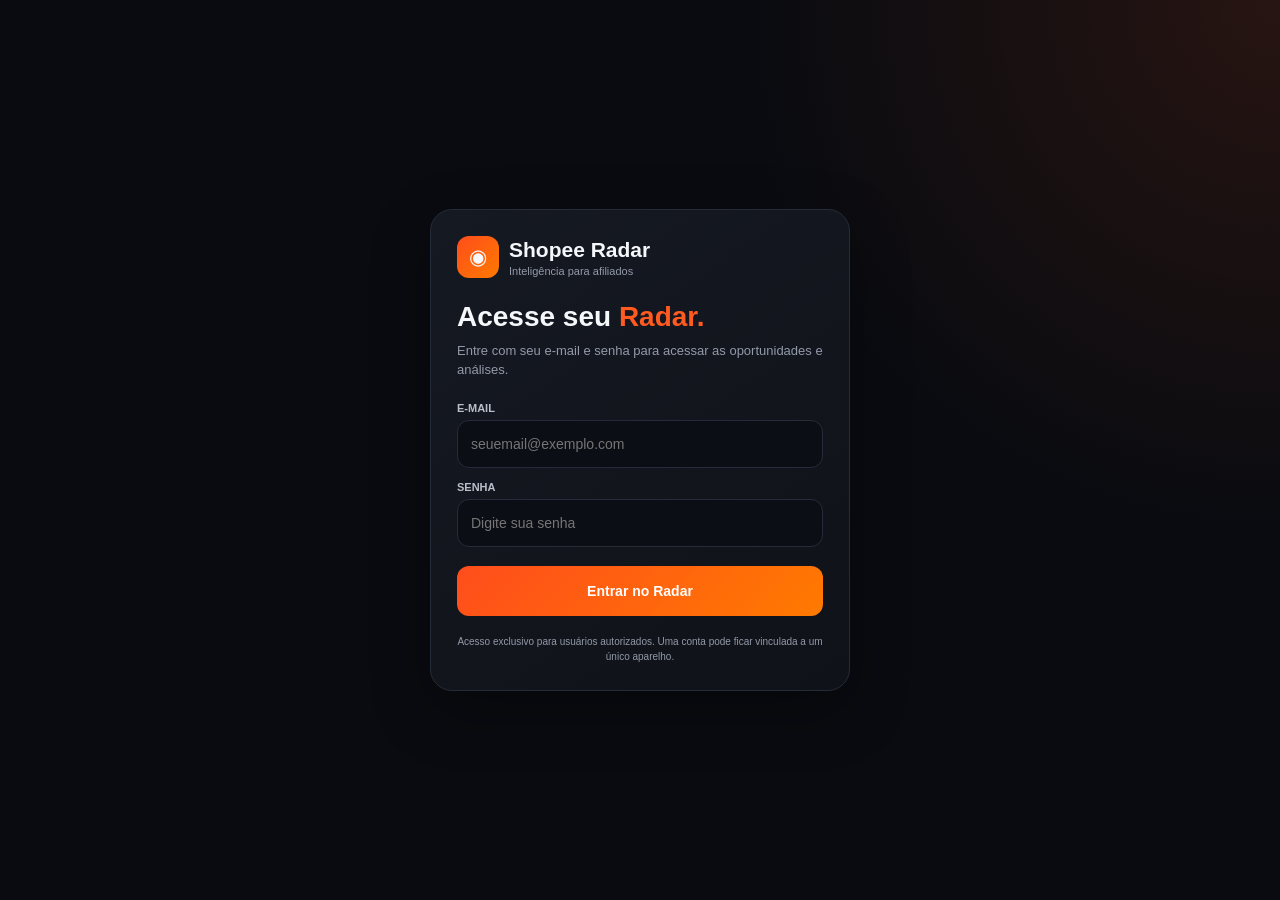
<file: index.html>
<!DOCTYPE html>
<html lang="pt-BR">

<head>
  <meta charset="UTF-8">

  <meta
    name="viewport"
    content="width=device-width, initial-scale=1.0, maximum-scale=1.0"
  >

  <meta
    name="theme-color"
    content="#ff5a1f"
  >

  <title>Shopee Radar</title>

  <link
    rel="stylesheet"
    href="style.css"
  >

  <style>
    body.auth-checking {
      visibility: hidden;
    }

    .logout-button {
      border: 1px solid rgba(255,255,255,.18);
      border-radius: 10px;
      background: rgba(0,0,0,.18);
      color: #fff;
      padding: 8px 11px;
      font-size: 11px;
      font-weight: 800;
      cursor: pointer;
    }

    .topbar-actions {
      display: flex;
      align-items: center;
      gap: 8px;
    }

    .strategy-box {
      display: none;
      margin: 0 0 18px;
      padding: 14px;
      border: 1px solid rgba(255,90,31,.22);
      border-radius: 14px;
      background: rgba(255,90,31,.06);
    }

    .strategy-box.active {
      display: block;
    }

    .strategy-box strong {
      display: block;
      color: #ff7a1a;
      font-size: 14px;
    }

    .strategy-box p {
      margin-top: 7px;
      color: #a8afbd;
      font-size: 12px;
      line-height: 1.5;
    }
  </style>

</head>

<body class="auth-checking">

  <!-- =========================================
       HEADER
  ========================================== -->

  <header class="topbar">

    <div class="brand">

      <div class="brand-icon">
        ◉
      </div>

      <div>

        <h1>
          Shopee Radar
        </h1>

        <div class="status">
          <span class="status-dot"></span>
          RADAR ATIVO
        </div>

      </div>

    </div>

    <div class="topbar-actions">

      <div class="live-badge">
        AO VIVO
      </div>

      <button
        id="logoutButton"
        class="logout-button"
        type="button"
      >
        Sair
      </button>

    </div>

  </header>


  <!-- =========================================
       CONTEÚDO NORMAL DO RADAR
  ========================================== -->

  <main
    id="radarMainContent"
    class="container"
  >

    <!-- HERO -->

    <section class="hero">

      <div class="hero-badge">
        INTELIGÊNCIA PARA AFILIADOS
      </div>

      <h2>
        Encontre produtos
        <span>
          antes de saturarem.
        </span>
      </h2>

      <p id="heroDescription">
        Produtos que estão ganhando força agora
        dentro da Shopee.
      </p>

    </section>


    <!-- =========================================
         ESTATÍSTICAS
    ========================================== -->

    <section class="stats-grid">

      <div class="stat-card">

        <span class="stat-icon">
          🔥
        </span>

        <div>

          <small id="totalProdutosLabel">
            PRODUTOS
          </small>

          <strong id="totalProdutos">
            0
          </strong>

        </div>

      </div>


      <div class="stat-card">

        <span class="stat-icon">
          💎
        </span>

        <div>

          <small id="totalOportunidadesLabel">
            OPORTUNIDADES
          </small>

          <strong id="totalOportunidades">
            0
          </strong>

        </div>

      </div>


      <div class="stat-card">

        <span class="stat-icon">
          📦
        </span>

        <div>

          <small id="totalVideosLabel">
            CARREGADOS
          </small>

          <strong id="totalVideos">
            0
          </strong>

        </div>

      </div>

    </section>


    <!-- =========================================
         ABAS SUPERIORES
    ========================================== -->

    <nav class="tabs">

      <button
        class="tab active"
        data-filter="radar"
        type="button"
      >
        💎 Oportunidades
      </button>

      <button
        class="tab"
        data-filter="hot"
        type="button"
      >
        🔥 Mais vendidos
      </button>

      <button
        class="tab"
        data-filter="rating"
        type="button"
      >
        ⭐ Avaliação
      </button>

      <button
        class="tab"
        data-filter="zero"
        type="button"
      >
        🎯 Ranquear seus vídeos
      </button>

    </nav>


    <!-- =========================================
         ESTRATÉGIA ZERO VENDAS
    ========================================== -->

    <div
      id="zeroStrategyBox"
      class="strategy-box"
    >

      <strong>
        🎯 Estratégia: entrar antes da primeira venda
      </strong>

      <p>
        Esta área mostra produtos com 0 vendas totais
        registradas. A ideia é publicar o vídeo cedo,
        antes de o produto ganhar concorrência.
        Quando o produto começar a vender,
        ele deixa esta lista.
      </p>

    </div>


    <!-- =========================================
         PESQUISA
    ========================================== -->

    <section class="filters">

      <div class="search-box">

        <span>
          ⌕
        </span>

        <input
          id="searchInput"
          type="search"
          placeholder="Pesquisar produto..."
          autocomplete="off"
        >

      </div>


      <select
        id="categoryFilter"
        aria-label="Selecionar nicho"
      >

        <option value="all">
          Todos os nichos
        </option>

        <option value="moda">
          👗 Moda
        </option>

        <option value="casa">
          🏠 Casa
        </option>

        <option value="cozinha">
          🍳 Cozinha
        </option>

        <option value="beleza">
          💄 Beleza
        </option>

        <option value="eletronicos">
          📱 Eletrônicos
        </option>

        <option value="informatica">
          💻 Informática
        </option>

        <option value="celulares">
          📲 Celulares
        </option>

        <option value="games">
          🎮 Games
        </option>

        <option value="fitness">
          🏋️ Fitness
        </option>

        <option value="pet">
          🐶 Pet
        </option>

        <option value="bebe">
          👶 Bebê
        </option>

        <option value="automotivo">
          🚗 Automotivo
        </option>

        <option value="ferramentas">
          🛠️ Ferramentas
        </option>

        <option value="papelaria">
          ✏️ Papelaria
        </option>

      </select>

    </section>


    <!-- =========================================
         ORDENAÇÃO
    ========================================== -->

    <section
      id="sortSection"
      class="radar-sort"
    >

      <span class="sort-title">
        Ordenar por
      </span>

      <div class="sort-options">

        <button
          class="sort-btn active"
          data-sort="relevance"
          type="button"
        >
          🎯 Relevância
        </button>

        <button
          class="sort-btn"
          data-sort="trend"
          type="button"
        >
          📈 Tendência
        </button>

        <button
          class="sort-btn"
          data-sort="sales"
          type="button"
        >
          🔥 Mais vendidos
        </button>

        <button
          class="sort-btn"
          data-sort="rating"
          type="button"
        >
          ⭐ Avaliação
        </button>

        <button
          class="sort-btn"
          data-sort="recent"
          type="button"
        >
          🕐 Mais recentes
        </button>

      </div>

    </section>


    <!-- =========================================
         CABEÇALHO DOS RESULTADOS
    ========================================== -->

    <section class="section-heading">

      <div>

        <span
          id="resultsEyebrow"
          class="eyebrow"
        >
          ANÁLISE EM TEMPO REAL
        </span>

        <h3 id="resultsTitle">
          📡 Radar de Oportunidades
        </h3>

      </div>


      <div class="live-indicator">

        <span></span>

        AO VIVO

      </div>

    </section>


    <!-- =========================================
         GRID
    ========================================== -->

    <section
      id="productsGrid"
      class="products-grid"
    >

      <div class="loading">

        <div class="loader"></div>

        <p>
          Consultando Radar...
        </p>

      </div>

    </section>


    <!-- =========================================
         CARREGAMENTO INFINITO
    ========================================== -->

    <div
      id="infiniteLoader"
      class="infinite-loader"
      hidden
    >

      <div class="loader"></div>

      <span>
        Buscando mais resultados...
      </span>

    </div>


    <div
      id="scrollSentinel"
      style="height:20px;"
    ></div>


    <!-- =========================================
         SEM RESULTADOS
    ========================================== -->

    <section
      id="emptyState"
      class="empty-state"
      hidden
    >

      <div>
        🔎
      </div>

      <h3>
        Nenhum resultado encontrado
      </h3>

      <p>
        Tente mudar sua pesquisa.
      </p>

    </section>

  </main>


  <!-- =========================================
       ÁREA BAIXAR VÍDEO
  ========================================== -->

  <main
    id="videoDownloaderPage"
    class="video-downloader-page"
    hidden
  >

    <div class="video-downloader-container">

      <!-- CABEÇALHO -->

      <section class="video-downloader-hero">

        <div class="video-downloader-icon">
          ⬇️
        </div>

        <span class="video-downloader-eyebrow">
          FERRAMENTA PARA AFILIADOS
        </span>

        <h2>
          Baixar vídeo
          <span>da Shopee.</span>
        </h2>

        <p>
          Cole o link do vídeo para encontrar
          automaticamente a versão Original / HD.
        </p>

      </section>


      <!-- CARD PRINCIPAL -->

      <section class="video-tool-card">

        <div class="video-tool-heading">

          <span class="video-tool-number">
            1
          </span>

          <div>
            <strong>
              Cole o link
            </strong>

            <small>
              Link de vídeo da Shopee
            </small>
          </div>

        </div>


        <div class="video-link-box">

          <span>
            🔗
          </span>

          <input
            id="shopeeVideoLink"
            type="url"
            inputmode="url"
            autocomplete="off"
            spellcheck="false"
            placeholder="Cole o link da Shopee aqui..."
          >

        </div>


        <button
          id="findShopeeVideo"
          class="video-action-button video-find-button"
          type="button"
        >
          🔎 Buscar vídeo
        </button>


        <!-- STATUS -->

        <div
          id="videoDownloadStatus"
          class="video-download-status"
          hidden
        ></div>

      </section>


      <!-- =====================================
           RESULTADO
      ====================================== -->

      <section
        id="videoDownloadResult"
        class="video-tool-card video-result-card"
        hidden
      >

        <div class="video-tool-heading">

          <span class="video-tool-number">
            2
          </span>

          <div>
            <strong>
              Vídeo encontrado
            </strong>

            <small>
              Versão encontrada pelo Radar
            </small>
          </div>

        </div>


        <!-- PREVIEW -->

        <div class="video-preview-box">

          <video
            id="shopeeVideoPreview"
            controls
            playsinline
            preload="metadata"
          ></video>

        </div>


        <!-- QUALIDADE -->

        <div class="video-quality-row">

          <div class="video-quality-badge">
            ✨ Original / HD
          </div>

          <span class="video-ready-text">
            PRONTO
          </span>

        </div>


        <!-- LIMPEZA -->

        <div class="video-clean-section">

          <div class="video-tool-heading">

            <span class="video-tool-number">
              3
            </span>

            <div>
              <strong>
                Limpar metadados
              </strong>

              <small>
                Processamento no seu aparelho
              </small>
            </div>

          </div>


          <button
            id="cleanVideoMetadata"
            class="video-action-button video-clean-button"
            type="button"
          >
            🧹 Limpar metadados
          </button>


          <!-- PROCESSANDO -->

          <div
            id="metadataCleanProgress"
            class="metadata-clean-progress"
            hidden
          >

            <div class="metadata-clean-spinner"></div>

            <div>

              <strong>
                Limpando vídeo...
              </strong>

              <span>
                Não feche esta página.
              </span>

            </div>

          </div>


          <!-- CONCLUÍDO -->

          <div
            id="metadataCleanSuccess"
            class="metadata-clean-success"
            hidden
          >

            <span>
              ✓
            </span>

            <div>

              <strong>
                Metadados removidos
              </strong>

              <small>
                Seu vídeo está pronto.
              </small>

            </div>

          </div>


          <!-- DOWNLOAD -->

          <button
            id="downloadCleanVideo"
            class="video-action-button video-download-button"
            type="button"
            hidden
          >
            ⬇️ Baixar vídeo
          </button>

        </div>

      </section>


      <!-- PRIVACIDADE -->

      <div class="video-local-info">

        <span>
          🔒
        </span>

        <p>
          O vídeo não será salvo no banco de dados
          do Radar. O processamento será temporário
          e feito somente para gerar o seu download.
        </p>

      </div>

    </div>

  </main>


  <!-- =========================================
       MENU INFERIOR
  ========================================== -->

  <nav class="bottom-nav">

    <div class="bottom-nav-scroll">

      <button
        class="bottom-item active"
        data-filter="radar"
        type="button"
      >

        <span>
          💎
        </span>

        Radar

      </button>


      <button
        class="bottom-item"
        data-filter="hot"
        type="button"
      >

        <span>
          🔥
        </span>

        Vendidos

      </button>


      <button
        class="bottom-item"
        data-filter="zero"
        type="button"
      >

        <span>
          🎯
        </span>

        Ranquear

      </button>


      <button
        class="bottom-item"
        data-filter="packs"
        type="button"
      >

        <span>
          📦
        </span>

        Packs

      </button>


      <button
        id="videoDownloaderNav"
        class="bottom-item bottom-download-item"
        type="button"
      >

        <span>
          ⬇️
        </span>

        Baixar vídeo

      </button>

    </div>

  </nav>


  <!-- =========================================
       MODAL
  ========================================== -->

  <div
    id="productModal"
    class="modal"
    hidden
  >

    <div class="modal-overlay"></div>

    <div class="modal-content">

      <button
        id="closeModal"
        class="modal-close"
        aria-label="Fechar"
        type="button"
      >
        ×
      </button>

      <div id="modalBody"></div>

    </div>

  </div>


  <!-- =========================================
       AUTENTICAÇÃO
  ========================================== -->

  <script>

    const AUTH_SUPABASE_URL =
      "https://vepoqxpnvlzzhmajcqzo.supabase.co";

    const AUTH_SUPABASE_KEY =
      "sb_publishable_K7pfWLa17aOQq3hrkN5PnQ_0AKYuZa_";


    function limparSessaoRadar() {

      localStorage.removeItem(
        "shopeeRadarAccessToken"
      );

      localStorage.removeItem(
        "shopeeRadarRefreshToken"
      );

      localStorage.removeItem(
        "shopeeRadarUser"
      );

    }


    function irParaLogin() {

      limparSessaoRadar();

      window.location.replace(
        "login.html"
      );

    }


    async function verificarAcessoRadar() {

      const token =
        localStorage.getItem(
          "shopeeRadarAccessToken"
        );

      const usuarioSalvo =
        localStorage.getItem(
          "shopeeRadarUser"
        );


      if (
        !token ||
        !usuarioSalvo
      ) {

        irParaLogin();
        return;

      }


      try {

        const respostaUsuario =
          await fetch(
            `${AUTH_SUPABASE_URL}/auth/v1/user`,
            {

              method: "GET",

              headers: {

                "apikey":
                  AUTH_SUPABASE_KEY,

                "Authorization":
                  `Bearer ${token}`

              }

            }
          );


        if (
          !respostaUsuario.ok
        ) {

          irParaLogin();
          return;

        }


        const usuario =
          await respostaUsuario.json();


        if (
          !usuario ||
          !usuario.id
        ) {

          irParaLogin();
          return;

        }


        const respostaPerfil =
          await fetch(
            `${AUTH_SUPABASE_URL}/rest/v1/profiles?id=eq.${usuario.id}&select=plan,status,expires_at`,
            {

              headers: {

                "apikey":
                  AUTH_SUPABASE_KEY,

                "Authorization":
                  `Bearer ${token}`

              }

            }
          );


        if (
          !respostaPerfil.ok
        ) {

          irParaLogin();
          return;

        }


        const perfis =
          await respostaPerfil.json();


        const perfil =
          Array.isArray(perfis)
            ? perfis[0]
            : null;


        if (
          !perfil ||
          perfil.status !== "active"
        ) {

          irParaLogin();
          return;

        }


        if (
          perfil.expires_at
        ) {

          const vencimento =
            new Date(
              perfil.expires_at
            );


          if (
            Number.isNaN(
              vencimento.getTime()
            ) ||
            vencimento.getTime() <=
              Date.now()
          ) {

            irParaLogin();
            return;

          }

        }


        document.body.classList.remove(
          "auth-checking"
        );


      } catch (erro) {

        console.error(
          "Erro ao validar acesso:",
          erro
        );

        irParaLogin();

      }

    }


    document
      .getElementById(
        "logoutButton"
      )
      ?.addEventListener(
        "click",
        () => {

          limparSessaoRadar();

          window.location.replace(
            "login.html"
          );

        }
      );


    verificarAcessoRadar();

  </script>


  <!-- =========================================
       APP
  ========================================== -->

  <script src="app.js"></script>

</body>

</html>
</file>
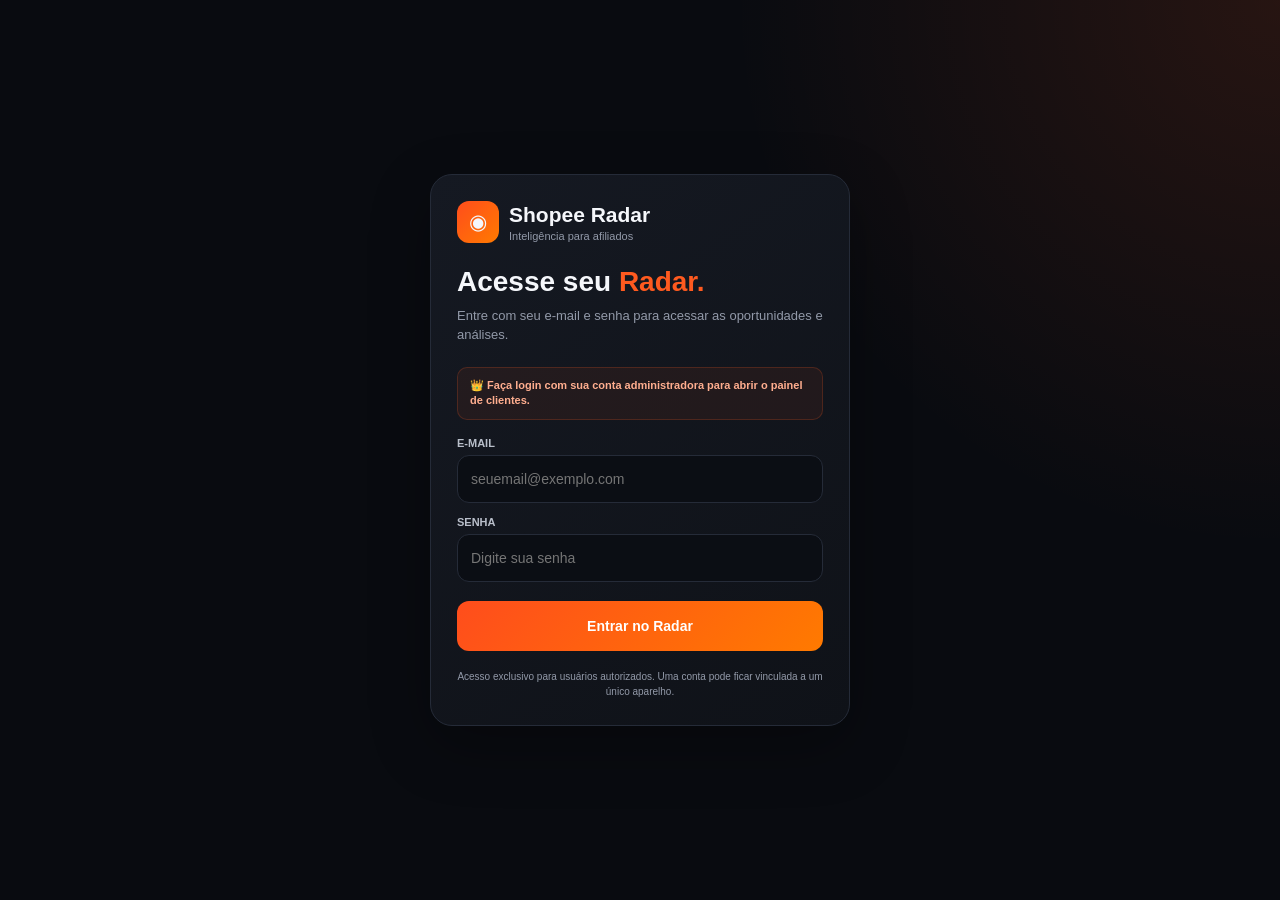
<file: admin.html>
<!DOCTYPE html>
<html lang="pt-BR">

<head>
  <meta charset="UTF-8">

  <meta
    name="viewport"
    content="width=device-width, initial-scale=1.0"
  >

  <meta
    name="theme-color"
    content="#ff5a1f"
  >

  <title>Admin — Shopee Radar</title>

  <style>
    * {
      box-sizing: border-box;
      margin: 0;
      padding: 0;
    }

    :root {
      --bg: #090b10;
      --surface: #11151f;
      --surface2: #151a24;
      --border: #252b38;

      --text: #f5f7fb;
      --muted: #9299a8;

      --orange: #ff5a1f;
      --green: #32d583;
      --red: #ff4d4d;
      --yellow: #fdb022;
    }

    body {
      min-height: 100vh;

      background:
        radial-gradient(
          circle at top right,
          rgba(255, 90, 31, 0.10),
          transparent 30%
        ),
        var(--bg);

      color: var(--text);

      font-family:
        Inter,
        -apple-system,
        BlinkMacSystemFont,
        "Segoe UI",
        Roboto,
        Arial,
        sans-serif;
    }

    body.auth-checking {
      visibility: hidden;
    }

    button,
    input,
    select {
      font: inherit;
    }

    button {
      cursor: pointer;
    }

    .topbar {
      position: sticky;
      top: 0;
      z-index: 50;

      display: flex;
      align-items: center;
      justify-content: space-between;

      gap: 15px;

      padding: 15px 18px;

      border-bottom:
        1px solid rgba(255,255,255,.07);

      background:
        rgba(9,11,16,.92);

      backdrop-filter:
        blur(14px);
    }

    .brand {
      display: flex;
      align-items: center;
      gap: 10px;
    }

    .brand-icon {
      width: 40px;
      height: 40px;

      display: flex;
      align-items: center;
      justify-content: center;

      border-radius: 12px;

      background:
        linear-gradient(
          135deg,
          #ff4d1c,
          #ff7a00
        );

      font-size: 20px;
    }

    .brand h1 {
      font-size: 18px;
      font-weight: 900;
    }

    .brand p {
      margin-top: 2px;
      color: var(--muted);
      font-size: 10px;
      font-weight: 700;
    }

    .logout {
      padding: 9px 12px;

      border:
        1px solid var(--border);

      border-radius: 10px;

      background: var(--surface);
      color: white;

      font-size: 11px;
      font-weight: 800;
    }

    .container {
      width: 100%;
      max-width: 1100px;

      margin: 0 auto;
      padding: 22px 16px 50px;
    }

    .hero {
      margin-bottom: 22px;
    }

    .eyebrow {
      display: inline-block;

      margin-bottom: 8px;

      color: var(--orange);

      font-size: 10px;
      font-weight: 900;
      letter-spacing: .08em;
    }

    .hero h2 {
      max-width: 650px;

      font-size:
        clamp(
          28px,
          7vw,
          44px
        );

      line-height: 1.05;
      font-weight: 950;
    }

    .hero h2 span {
      color: var(--orange);
    }

    .hero p {
      max-width: 600px;

      margin-top: 10px;

      color: var(--muted);

      font-size: 13px;
      line-height: 1.55;
    }

    .stats {
      display: grid;

      grid-template-columns:
        repeat(
          4,
          minmax(0,1fr)
        );

      gap: 10px;

      margin-bottom: 20px;
    }

    .stat {
      padding: 15px;

      border:
        1px solid var(--border);

      border-radius: 15px;

      background:
        linear-gradient(
          145deg,
          #151922,
          #0f1218
        );
    }

    .stat small {
      display: block;
      color: var(--muted);
      font-size: 9px;
      font-weight: 900;
    }

    .stat strong {
      display: block;
      margin-top: 7px;
      font-size: 23px;
    }

    .panel {
      margin-bottom: 18px;
      padding: 17px;

      border:
        1px solid var(--border);

      border-radius: 18px;

      background:
        linear-gradient(
          145deg,
          #151922,
          #0f1218
        );
    }

    .panel-title {
      margin-bottom: 15px;
    }

    .panel-title h3 {
      font-size: 16px;
      font-weight: 900;
    }

    .panel-title p {
      margin-top: 4px;
      color: var(--muted);
      font-size: 10px;
    }

    .form-grid {
      display: grid;

      grid-template-columns:
        repeat(
          3,
          minmax(0,1fr)
        );

      gap: 10px;
    }

    .field {
      min-width: 0;
    }

    .field label {
      display: block;

      margin-bottom: 6px;

      color: #b8bec9;

      font-size: 9px;
      font-weight: 900;
    }

    .field input,
    .field select {
      width: 100%;
      height: 44px;

      padding: 0 11px;

      outline: none;

      border:
        1px solid var(--border);

      border-radius: 11px;

      background: #0b0e14;
      color: white;

      font-size: 12px;
    }

    .field input:focus,
    .field select:focus {
      border-color:
        rgba(255,90,31,.75);
    }

    .create-button {
      width: 100%;

      margin-top: 12px;
      padding: 13px;

      border: 0;
      border-radius: 11px;

      background:
        linear-gradient(
          135deg,
          #ff4d1c,
          #ff7a00
        );

      color: white;

      font-size: 12px;
      font-weight: 900;
    }

    .create-button:disabled {
      opacity: .55;
      cursor: wait;
    }

    .message {
      display: none;

      margin-top: 12px;
      padding: 11px;

      border-radius: 10px;

      font-size: 11px;
      line-height: 1.45;
    }

    .message.success {
      display: block;

      color: #a9f5cc;

      background:
        rgba(50,213,131,.08);

      border:
        1px solid
        rgba(50,213,131,.18);
    }

    .message.error {
      display: block;

      color: #ffb4b4;

      background:
        rgba(255,77,77,.08);

      border:
        1px solid
        rgba(255,77,77,.18);
    }

    .toolbar {
      display: flex;
      align-items: center;
      justify-content: space-between;

      gap: 10px;

      margin-bottom: 13px;
    }

    .search {
      flex: 1;

      height: 42px;

      padding: 0 12px;

      border:
        1px solid var(--border);

      border-radius: 11px;

      outline: none;

      background: #0b0e14;
      color: white;

      font-size: 12px;
    }

    .refresh {
      height: 42px;

      padding: 0 13px;

      border:
        1px solid var(--border);

      border-radius: 11px;

      background: var(--surface2);
      color: white;

      font-size: 11px;
      font-weight: 900;
    }

    .users {
      display: grid;
      gap: 10px;
    }

    .user-card {
      padding: 14px;

      border:
        1px solid var(--border);

      border-radius: 14px;

      background: #0c0f15;
    }

    .user-top {
      display: flex;
      justify-content: space-between;
      align-items: flex-start;

      gap: 10px;
    }

    .user-name {
      font-size: 14px;
      font-weight: 900;
      overflow-wrap: anywhere;
    }

    .user-email {
      margin-top: 4px;
      color: var(--muted);
      font-size: 10px;
      overflow-wrap: anywhere;
    }

    .status {
      flex-shrink: 0;

      padding: 6px 8px;

      border-radius: 20px;

      font-size: 8px;
      font-weight: 950;
    }

    .status.active {
      color: #8ff0bd;

      background:
        rgba(50,213,131,.10);
    }

    .status.expired {
      color: #ffd28a;

      background:
        rgba(253,176,34,.10);
    }

    .status.blocked {
      color: #ffaaaa;

      background:
        rgba(255,77,77,.10);
    }

    .user-info {
      display: grid;

      grid-template-columns:
        repeat(
          3,
          minmax(0,1fr)
        );

      gap: 7px;

      margin-top: 12px;
    }

    .info {
      padding: 9px;

      border-radius: 9px;

      background: #11151f;
    }

    .info small {
      display: block;

      color: var(--muted);

      font-size: 7px;
      font-weight: 900;
    }

    .info strong {
      display: block;

      margin-top: 4px;

      font-size: 10px;

      overflow-wrap: anywhere;
    }

    .actions {
      display: flex;
      flex-wrap: wrap;

      gap: 6px;

      margin-top: 12px;
    }

    .action {
      padding: 8px 9px;

      border:
        1px solid var(--border);

      border-radius: 9px;

      background: #151a24;
      color: white;

      font-size: 9px;
      font-weight: 900;
    }

    .action.green {
      color: #8ff0bd;
    }

    .action.yellow {
      color: #ffd28a;
    }

    .action.red {
      color: #ffaaaa;
    }

    .action.orange {
      color: #ff9a6f;
    }

    .action.danger {
      background:
        rgba(255,77,77,.08);

      border-color:
        rgba(255,77,77,.22);

      color: #ffaaaa;
    }

    .loading,
    .empty {
      padding: 35px 10px;

      text-align: center;

      color: var(--muted);

      font-size: 12px;
    }

    @media (
      max-width: 800px
    ) {
      .stats {
        grid-template-columns:
          repeat(
            2,
            minmax(0,1fr)
          );
      }

      .form-grid {
        grid-template-columns:
          repeat(
            2,
            minmax(0,1fr)
          );
      }

      .user-info {
        grid-template-columns:
          repeat(
            2,
            minmax(0,1fr)
          );
      }
    }

    @media (
      max-width: 480px
    ) {
      .container {
        padding-left: 12px;
        padding-right: 12px;
      }

      .panel {
        padding: 13px;
      }

      .form-grid {
        grid-template-columns: 1fr;
      }

      .toolbar {
        align-items: stretch;
        flex-direction: column;
      }

      .refresh {
        width: 100%;
      }

      .user-info {
        grid-template-columns:
          repeat(
            2,
            minmax(0,1fr)
          );
      }
    }
  </style>
</head>

<body class="auth-checking">

  <header class="topbar">

    <div class="brand">

      <div class="brand-icon">
        ◉
      </div>

      <div>

        <h1>
          Shopee Radar
        </h1>

        <p>
          PAINEL ADMINISTRATIVO
        </p>

      </div>

    </div>


    <button
      id="logoutButton"
      class="logout"
      type="button"
    >
      Sair
    </button>

  </header>


  <main class="container">

    <section class="hero">

      <span class="eyebrow">
        CONTROLE DE ACESSOS
      </span>

      <h2>
        Gerencie seus
        <span>clientes.</span>
      </h2>

      <p>
        Crie acessos, controle vencimentos,
        valores pagos, planos e aparelhos
        autorizados no Shopee Radar.
      </p>

    </section>


    <section class="stats">

      <div class="stat">
        <small>USUÁRIOS</small>
        <strong id="statTotal">0</strong>
      </div>

      <div class="stat">
        <small>ATIVOS</small>
        <strong id="statActive">0</strong>
      </div>

      <div class="stat">
        <small>VENCIDOS</small>
        <strong id="statExpired">0</strong>
      </div>

      <div class="stat">
        <small>BLOQUEADOS</small>
        <strong id="statBlocked">0</strong>
      </div>

    </section>


    <section class="panel">

      <div class="panel-title">

        <h3>
          ➕ Criar novo acesso
        </h3>

        <p>
          Defina cliente, senha, plano,
          valor e tempo de acesso.
        </p>

      </div>


      <form id="createForm">

        <div class="form-grid">

          <div class="field">

            <label for="name">
              NOME
            </label>

            <input
              id="name"
              type="text"
              placeholder="Nome do cliente"
              required
            >

          </div>


          <div class="field">

            <label for="email">
              E-MAIL
            </label>

            <input
              id="email"
              type="email"
              placeholder="cliente@email.com"
              required
            >

          </div>


          <div class="field">

            <label for="password">
              SENHA
            </label>

            <input
              id="password"
              type="text"
              minlength="8"
              placeholder="Mínimo 8 caracteres"
              required
            >

          </div>


          <div class="field">

            <label for="accessLabel">
              PLANO
            </label>

            <input
              id="accessLabel"
              type="text"
              value="Mensal"
              placeholder="Ex: Mensal"
            >

          </div>


          <div class="field">

            <label for="amountPaid">
              VALOR PAGO
            </label>

            <input
              id="amountPaid"
              type="number"
              min="0"
              step="0.01"
              value="0"
              placeholder="0,00"
            >

          </div>


          <div class="field">

            <label for="days">
              TEMPO DE ACESSO
            </label>

            <select id="days">

              <option value="1">
                1 dia
              </option>

              <option value="3">
                3 dias
              </option>

              <option value="7">
                7 dias
              </option>

              <option value="15">
                15 dias
              </option>

              <option
                value="30"
                selected
              >
                30 dias
              </option>

              <option value="60">
                60 dias
              </option>

              <option value="90">
                90 dias
              </option>

              <option value="365">
                1 ano
              </option>

            </select>

          </div>

        </div>


        <button
          id="createButton"
          class="create-button"
          type="submit"
        >
          Criar acesso
        </button>


        <div
          id="createMessage"
          class="message"
        ></div>

      </form>

    </section>


    <section class="panel">

      <div class="panel-title">

        <h3>
          👥 Usuários
        </h3>

        <p>
          Controle todos os acessos cadastrados.
        </p>

      </div>


      <div class="toolbar">

        <input
          id="searchUser"
          class="search"
          type="search"
          placeholder="Pesquisar cliente..."
        >


        <button
          id="refreshButton"
          class="refresh"
          type="button"
        >
          ↻ Atualizar
        </button>

      </div>


      <div
        id="users"
        class="users"
      >

        <div class="loading">
          Carregando usuários...
        </div>

      </div>

    </section>

  </main>


  <script>
    // ==================================================
    // CONFIG
    // ==================================================

    const SUPABASE_URL =
      "https://vepoqxpnvlzzhmajcqzo.supabase.co";

    const SUPABASE_KEY =
      "sb_publishable_K7pfWLa17aOQq3hrkN5PnQ_0AKYuZa_";

    const ADMIN_API =
      `${SUPABASE_URL}/functions/v1/shopee-radar-admin`;


    // Login administrativo agora permanece
    // no mesmo domínio da Vercel.
    const LOGIN_ADMIN_URL =
      "login.html?next=admin";


    const createForm =
      document.getElementById(
        "createForm"
      );

    const createButton =
      document.getElementById(
        "createButton"
      );

    const createMessage =
      document.getElementById(
        "createMessage"
      );

    const usersContainer =
      document.getElementById(
        "users"
      );

    const searchUser =
      document.getElementById(
        "searchUser"
      );

    const refreshButton =
      document.getElementById(
        "refreshButton"
      );

    const logoutButton =
      document.getElementById(
        "logoutButton"
      );

    let usuarios = [];


    function escapar(valor) {

      return String(
        valor ?? ""
      )
        .replaceAll(
          "&",
          "&amp;"
        )
        .replaceAll(
          "<",
          "&lt;"
        )
        .replaceAll(
          ">",
          "&gt;"
        )
        .replaceAll(
          '"',
          "&quot;"
        )
        .replaceAll(
          "'",
          "&#039;"
        );
    }


    function dinheiro(valor) {

      return Number(
        valor || 0
      ).toLocaleString(
        "pt-BR",
        {
          style: "currency",
          currency: "BRL"
        }
      );
    }


    function obterToken() {

      return (
        localStorage.getItem(
          "shopeeRadarAccessToken"
        ) || ""
      );
    }


    function limparSessao() {

      localStorage.removeItem(
        "shopeeRadarAccessToken"
      );

      localStorage.removeItem(
        "shopeeRadarRefreshToken"
      );

      localStorage.removeItem(
        "shopeeRadarUser"
      );

      localStorage.removeItem(
        "shopeeRadarAccess"
      );
    }


    function irLoginAdmin() {

      window.location.replace(
        LOGIN_ADMIN_URL
      );
    }


    async function chamarAdmin(
      action,
      dados = {}
    ) {

      const token =
        obterToken();


      if (!token) {

        irLoginAdmin();

        throw new Error(
          "Sessão não encontrada."
        );
      }


      const resposta =
        await fetch(
          ADMIN_API,
          {
            method: "POST",

            headers: {
              "Content-Type":
                "application/json",

              "apikey":
                SUPABASE_KEY,

              "Authorization":
                `Bearer ${token}`
            },

            body:
              JSON.stringify({
                action,
                ...dados
              })
          }
        );


      let resultado = {};


      try {

        resultado =
          await resposta.json();

      } catch {

        throw new Error(
          "Resposta inválida do servidor."
        );
      }


      if (
        resposta.status === 401
      ) {

        limparSessao();

        irLoginAdmin();

        throw new Error(
          "Sua sessão expirou."
        );
      }


      if (
        resposta.status === 403
      ) {

        throw new Error(
          resultado.erro ||
          "Você não possui permissão de administrador."
        );
      }


      if (
        !resposta.ok ||
        resultado.ok === false
      ) {

        throw new Error(
          resultado.erro ||
          "Não foi possível concluir a operação."
        );
      }


      return resultado;
    }


    function formatarData(valor) {

      if (!valor) {
        return "Sem vencimento";
      }


      const data =
        new Date(valor);


      if (
        Number.isNaN(
          data.getTime()
        )
      ) {
        return "—";
      }


      return data.toLocaleString(
        "pt-BR",
        {
          day: "2-digit",
          month: "2-digit",
          year: "numeric",
          hour: "2-digit",
          minute: "2-digit"
        }
      );
    }


    function tempoRestante(valor) {

      if (!valor) {
        return "∞";
      }


      const diferenca =
        new Date(valor).getTime() -
        Date.now();


      if (
        diferenca <= 0
      ) {

        return "Vencido";
      }


      const totalMinutos =
        Math.floor(
          diferenca /
          60000
        );


      const dias =
        Math.floor(
          totalMinutos /
          1440
        );


      const horas =
        Math.floor(
          (
            totalMinutos %
            1440
          ) /
          60
        );


      const minutos =
        totalMinutos %
        60;


      if (
        dias > 0
      ) {

        return `${dias}d ${horas}h`;
      }


      if (
        horas > 0
      ) {

        return `${horas}h ${minutos}min`;
      }


      return `${minutos}min`;
    }


    function statusUsuario(
      usuario
    ) {

      if (
        usuario.status ===
        "expired"
      ) {

        return {
          classe: "expired",
          texto: "VENCIDO"
        };
      }


      if (
        usuario.expires_at &&
        new Date(
          usuario.expires_at
        ).getTime() <=
        Date.now()
      ) {

        return {
          classe: "expired",
          texto: "VENCIDO"
        };
      }


      if (
        usuario.status ===
        "blocked"
      ) {

        return {
          classe: "blocked",
          texto: "BLOQUEADO"
        };
      }


      if (
        usuario.status ===
        "pending"
      ) {

        return {
          classe: "blocked",
          texto: "PENDENTE"
        };
      }


      return {
        classe: "active",
        texto: "ATIVO"
      };
    }


    function atualizarStats() {

      let ativos = 0;
      let vencidos = 0;
      let bloqueados = 0;


      usuarios.forEach(
        usuario => {

          const status =
            statusUsuario(
              usuario
            );


          if (
            status.classe ===
            "active"
          ) {
            ativos++;
          }


          if (
            status.classe ===
            "expired"
          ) {
            vencidos++;
          }


          if (
            status.classe ===
            "blocked"
          ) {
            bloqueados++;
          }

        }
      );


      document
        .getElementById(
          "statTotal"
        )
        .textContent =
        usuarios.length;


      document
        .getElementById(
          "statActive"
        )
        .textContent =
        ativos;


      document
        .getElementById(
          "statExpired"
        )
        .textContent =
        vencidos;


      document
        .getElementById(
          "statBlocked"
        )
        .textContent =
        bloqueados;
    }


    function renderizarUsuarios() {

      const termo =
        searchUser.value
          .trim()
          .toLowerCase();


      const lista =
        usuarios.filter(
          usuario => {

            const nome =
              String(
                usuario.full_name ||
                ""
              ).toLowerCase();


            const email =
              String(
                usuario.email ||
                ""
              ).toLowerCase();


            return (
              !termo ||
              nome.includes(
                termo
              ) ||
              email.includes(
                termo
              )
            );
          }
        );


      if (
        !lista.length
      ) {

        usersContainer.innerHTML = `
          <div class="empty">
            Nenhum usuário encontrado.
          </div>
        `;

        return;
      }


      usersContainer.innerHTML =
        lista
          .map(
            usuario => {

              const status =
                statusUsuario(
                  usuario
                );


              const dispositivo =
                usuario.device_linked
                  ? "Vinculado"
                  : "Livre";


              const plano =
                usuario.access_label ||
                usuario.plan ||
                "Pro";


              return `
                <article
                  class="user-card"
                >

                  <div
                    class="user-top"
                  >

                    <div>

                      <div
                        class="user-name"
                      >
                        ${escapar(
                          usuario.full_name ||
                          "Sem nome"
                        )}
                      </div>


                      <div
                        class="user-email"
                      >
                        ${escapar(
                          usuario.email ||
                          ""
                        )}
                      </div>

                    </div>


                    <span
                      class="
                        status
                        ${status.classe}
                      "
                    >
                      ${status.texto}
                    </span>

                  </div>


                  <div
                    class="user-info"
                  >

                    <div class="info">

                      <small>
                        PLANO
                      </small>

                      <strong>
                        ${escapar(
                          plano
                        )}
                      </strong>

                    </div>


                    <div class="info">

                      <small>
                        VALOR PAGO
                      </small>

                      <strong>
                        ${dinheiro(
                          usuario.amount_paid
                        )}
                      </strong>

                    </div>


                    <div class="info">

                      <small>
                        VENCE EM
                      </small>

                      <strong>
                        ${escapar(
                          formatarData(
                            usuario.expires_at
                          )
                        )}
                      </strong>

                    </div>


                    <div class="info">

                      <small>
                        TEMPO RESTANTE
                      </small>

                      <strong>
                        ${escapar(
                          tempoRestante(
                            usuario.expires_at
                          )
                        )}
                      </strong>

                    </div>


                    <div class="info">

                      <small>
                        APARELHO
                      </small>

                      <strong>
                        ${dispositivo}
                      </strong>

                    </div>


                    <div class="info">

                      <small>
                        ÚLTIMO LOGIN
                      </small>

                      <strong>
                        ${escapar(
                          usuario.last_login_at
                            ? formatarData(
                                usuario.last_login_at
                              )
                            : "Nunca"
                        )}
                      </strong>

                    </div>

                  </div>


                  ${
                    usuario.role ===
                    "admin"
                      ? `
                        <div
                          style="
                            margin-top:11px;
                            color:#ff9a6f;
                            font-size:9px;
                            font-weight:900;
                          "
                        >
                          👑 CONTA ADMINISTRADORA
                        </div>
                      `
                      : `
                        <div
                          class="actions"
                        >

                          <button
                            class="action green"
                            onclick="
                              renovarUsuario(
                                '${usuario.id}',
                                7
                              )
                            "
                          >
                            +7 dias
                          </button>


                          <button
                            class="action green"
                            onclick="
                              renovarUsuario(
                                '${usuario.id}',
                                15
                              )
                            "
                          >
                            +15 dias
                          </button>


                          <button
                            class="action green"
                            onclick="
                              renovarUsuario(
                                '${usuario.id}',
                                30
                              )
                            "
                          >
                            +30 dias
                          </button>


                          <button
                            class="action orange"
                            onclick="
                              editarFinanceiro(
                                '${usuario.id}',
                                '${escapar(
                                  plano
                                )}',
                                '${Number(
                                  usuario.amount_paid ||
                                  0
                                )}'
                              )
                            "
                          >
                            💳 Plano / valor
                          </button>


                          <button
                            class="action orange"
                            onclick="
                              liberarDispositivo(
                                '${usuario.id}'
                              )
                            "
                          >
                            📱 Liberar aparelho
                          </button>


                          ${
                            usuario.status ===
                            "active"
                              ? `
                                <button
                                  class="action yellow"
                                  onclick="
                                    bloquearUsuario(
                                      '${usuario.id}'
                                    )
                                  "
                                >
                                  Bloquear
                                </button>
                              `
                              : `
                                <button
                                  class="action green"
                                  onclick="
                                    ativarUsuario(
                                      '${usuario.id}'
                                    )
                                  "
                                >
                                  Ativar
                                </button>
                              `
                          }


                          <button
                            class="action"
                            onclick="
                              trocarSenha(
                                '${usuario.id}'
                              )
                            "
                          >
                            🔑 Trocar senha
                          </button>


                          <button
                            class="action danger"
                            onclick="
                              encerrarAgora(
                                '${usuario.id}'
                              )
                            "
                          >
                            ⛔ Encerrar acesso
                          </button>


                          <button
                            class="action red"
                            onclick="
                              excluirUsuario(
                                '${usuario.id}'
                              )
                            "
                          >
                            Excluir
                          </button>

                        </div>
                      `
                  }

                </article>
              `;
            }
          )
          .join("");
    }


    async function carregarUsuarios() {

      usersContainer.innerHTML = `
        <div class="loading">
          Carregando usuários...
        </div>
      `;


      try {

        const resultado =
          await chamarAdmin(
            "list"
          );


        usuarios =
          Array.isArray(
            resultado.users
          )
            ? resultado.users
            : [];


        atualizarStats();

        renderizarUsuarios();


      } catch (erro) {

        usersContainer.innerHTML = `
          <div class="empty">
            ⚠️
            ${escapar(
              erro.message
            )}
          </div>
        `;

      }
    }


    createForm.addEventListener(
      "submit",
      async event => {

        event.preventDefault();


        createMessage.className =
          "message";


        createButton.disabled =
          true;


        createButton.textContent =
          "Criando acesso...";


        try {

          const full_name =
            document
              .getElementById(
                "name"
              )
              .value
              .trim();


          const email =
            document
              .getElementById(
                "email"
              )
              .value
              .trim()
              .toLowerCase();


          const password =
            document
              .getElementById(
                "password"
              )
              .value;


          const access_label =
            document
              .getElementById(
                "accessLabel"
              )
              .value
              .trim();


          const amount_paid =
            Number(
              document
                .getElementById(
                  "amountPaid"
                )
                .value || 0
            );


          const days =
            Number(
              document
                .getElementById(
                  "days"
                )
                .value
            );


          if (
            password.length <
            8
          ) {

            throw new Error(
              "A senha precisa ter pelo menos 8 caracteres."
            );
          }


          await chamarAdmin(
            "create",
            {
              full_name,
              email,
              password,
              days,
              access_label,
              amount_paid
            }
          );


          createMessage.textContent =
            `Acesso criado por ${days} dia${days === 1 ? "" : "s"}.`;


          createMessage.className =
            "message success";


          createForm.reset();


          document
            .getElementById(
              "days"
            )
            .value =
            "30";


          document
            .getElementById(
              "accessLabel"
            )
            .value =
            "Mensal";


          document
            .getElementById(
              "amountPaid"
            )
            .value =
            "0";


          await carregarUsuarios();


        } catch (erro) {

          createMessage.textContent =
            erro.message;


          createMessage.className =
            "message error";


        } finally {

          createButton.disabled =
            false;


          createButton.textContent =
            "Criar acesso";

        }

      }
    );


    async function renovarUsuario(
      id,
      days
    ) {

      try {

        await chamarAdmin(
          "renew",
          {
            user_id: id,
            days
          }
        );


        await carregarUsuarios();


      } catch (erro) {

        alert(
          erro.message
        );

      }
    }


    async function editarFinanceiro(
      id,
      planoAtual,
      valorAtual
    ) {

      const plano =
        prompt(
          "Nome do plano:",
          planoAtual
        );


      if (
        plano === null
      ) {
        return;
      }


      const valor =
        prompt(
          "Valor pago em reais:",
          valorAtual
        );


      if (
        valor === null
      ) {
        return;
      }


      const amount_paid =
        Number(
          String(valor)
            .replace(",", ".")
        );


      if (
        !Number.isFinite(
          amount_paid
        ) ||
        amount_paid < 0
      ) {

        alert(
          "Digite um valor válido."
        );

        return;
      }


      try {

        await chamarAdmin(
          "update_billing",
          {
            user_id: id,
            access_label:
              plano.trim() ||
              "Pro",
            amount_paid
          }
        );


        await carregarUsuarios();


      } catch (erro) {

        alert(
          erro.message
        );

      }
    }


    async function bloquearUsuario(
      id
    ) {

      const confirmar =
        confirm(
          "Bloquear o acesso deste usuário?"
        );


      if (
        !confirmar
      ) {
        return;
      }


      try {

        await chamarAdmin(
          "block",
          {
            user_id: id
          }
        );


        await carregarUsuarios();


      } catch (erro) {

        alert(
          erro.message
        );

      }
    }


    async function ativarUsuario(
      id
    ) {

      try {

        await chamarAdmin(
          "activate",
          {
            user_id: id
          }
        );


        await carregarUsuarios();


      } catch (erro) {

        alert(
          erro.message
        );

      }
    }


    async function encerrarAgora(
      id
    ) {

      const confirmar =
        confirm(
          "Encerrar o acesso deste usuário agora? Ele perderá o acesso imediatamente."
        );


      if (
        !confirmar
      ) {
        return;
      }


      try {

        await chamarAdmin(
          "expire_now",
          {
            user_id: id
          }
        );


        await carregarUsuarios();


        alert(
          "Acesso encerrado."
        );


      } catch (erro) {

        alert(
          erro.message
        );

      }
    }


    async function liberarDispositivo(
      id
    ) {

      const confirmar =
        confirm(
          "Liberar esta conta para um novo aparelho?"
        );


      if (
        !confirmar
      ) {
        return;
      }


      try {

        await chamarAdmin(
          "reset_device",
          {
            user_id: id
          }
        );


        await carregarUsuarios();


      } catch (erro) {

        alert(
          erro.message
        );

      }
    }


    async function trocarSenha(
      id
    ) {

      const password =
        prompt(
          "Digite a nova senha. Mínimo 8 caracteres:"
        );


      if (
        !password
      ) {
        return;
      }


      if (
        password.length <
        8
      ) {

        alert(
          "A senha precisa ter pelo menos 8 caracteres."
        );

        return;
      }


      try {

        await chamarAdmin(
          "set_password",
          {
            user_id: id,
            password
          }
        );


        alert(
          "Senha alterada com sucesso."
        );


      } catch (erro) {

        alert(
          erro.message
        );

      }
    }


    async function excluirUsuario(
      id
    ) {

      const confirmar =
        confirm(
          "Tem certeza que deseja excluir este usuário permanentemente?"
        );


      if (
        !confirmar
      ) {
        return;
      }


      try {

        await chamarAdmin(
          "delete",
          {
            user_id: id
          }
        );


        await carregarUsuarios();


      } catch (erro) {

        alert(
          erro.message
        );

      }
    }


    searchUser.addEventListener(
      "input",
      renderizarUsuarios
    );


    refreshButton.addEventListener(
      "click",
      carregarUsuarios
    );


    logoutButton.addEventListener(
      "click",
      () => {

        limparSessao();

        window.location.replace(
          LOGIN_ADMIN_URL
        );

      }
    );


    setInterval(
      () => {

        if (
          usuarios.length
        ) {

          atualizarStats();

          renderizarUsuarios();

        }

      },
      60000
    );


    async function iniciarAdmin() {

      const token =
        obterToken();


      if (
        !token
      ) {

        irLoginAdmin();

        return;
      }


      try {

        const resultado =
          await chamarAdmin(
            "list"
          );


        usuarios =
          Array.isArray(
            resultado.users
          )
            ? resultado.users
            : [];


        document
          .body
          .classList
          .remove(
            "auth-checking"
          );


        atualizarStats();

        renderizarUsuarios();


      } catch (erro) {

        console.error(
          erro
        );

      }
    }


    iniciarAdmin();
  </script>

</body>

</html>
</file>
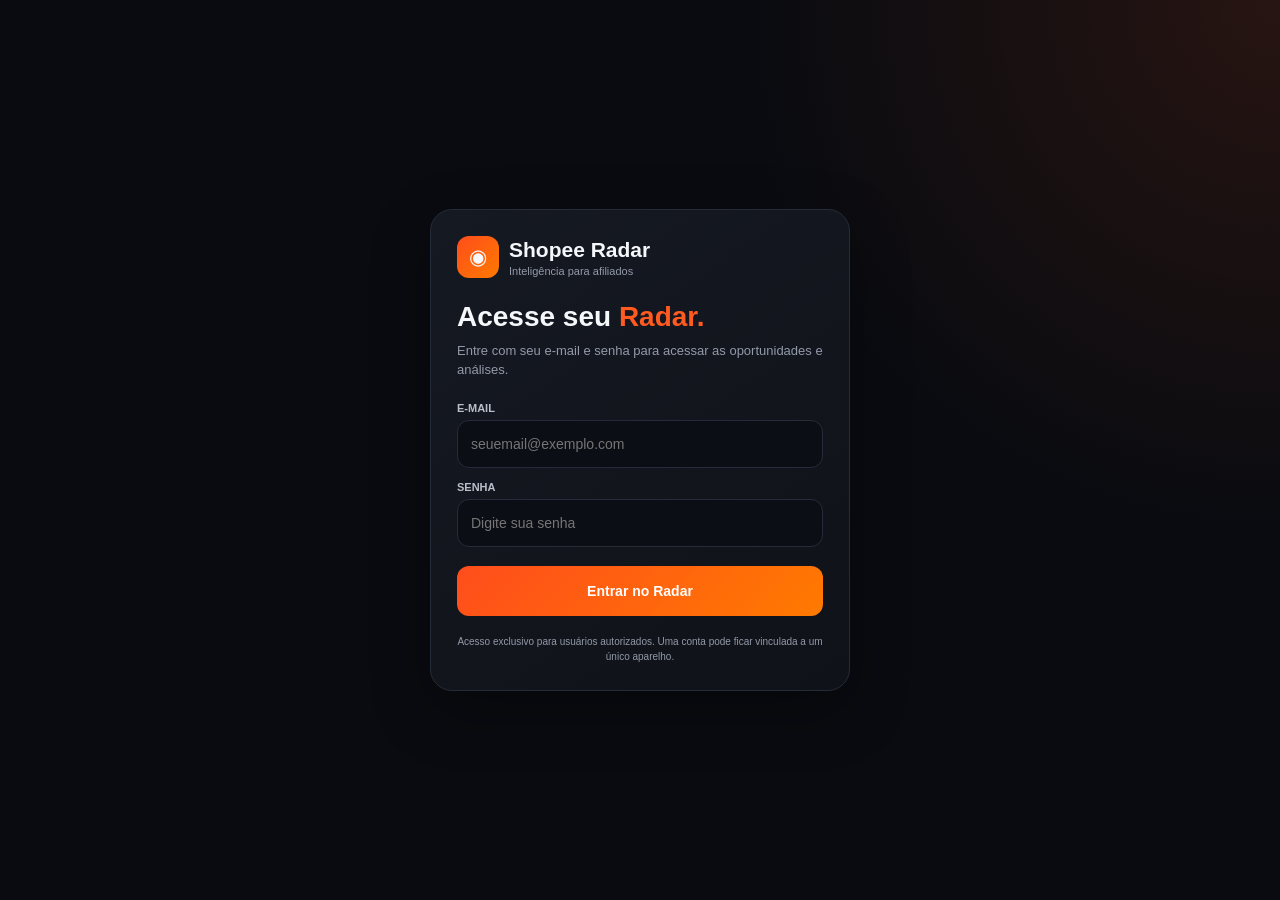
<file: login.html>
<!DOCTYPE html>
<html lang="pt-BR">

<head>
  <meta charset="UTF-8">

  <meta
    name="viewport"
    content="width=device-width, initial-scale=1.0"
  >

  <meta
    name="theme-color"
    content="#ff5a1f"
  >

  <title>Entrar — Shopee Radar</title>

  <style>
    * {
      box-sizing: border-box;
      margin: 0;
      padding: 0;
    }

    :root {
      --bg: #090b10;
      --surface: #11151f;
      --border: #252b38;
      --text: #f5f7fb;
      --muted: #9299a8;
      --orange: #ff5a1f;
    }

    body {
      min-height: 100vh;

      display: flex;
      align-items: center;
      justify-content: center;

      padding: 20px;

      background:
        radial-gradient(
          circle at top right,
          rgba(255, 90, 31, 0.12),
          transparent 35%
        ),
        var(--bg);

      color: var(--text);

      font-family:
        Inter,
        -apple-system,
        BlinkMacSystemFont,
        "Segoe UI",
        Roboto,
        Arial,
        sans-serif;
    }

    .login-card {
      width: 100%;
      max-width: 420px;

      padding: 26px;

      border: 1px solid var(--border);
      border-radius: 22px;

      background:
        linear-gradient(
          145deg,
          #151922,
          #0f1218
        );

      box-shadow:
        0 20px 60px rgba(0, 0, 0, 0.3);
    }

    .brand {
      display: flex;
      align-items: center;
      gap: 10px;

      margin-bottom: 24px;
    }

    .brand-icon {
      width: 42px;
      height: 42px;

      display: flex;
      align-items: center;
      justify-content: center;

      border-radius: 12px;

      background:
        linear-gradient(
          135deg,
          #ff4d1c,
          #ff7a00
        );

      font-size: 21px;
    }

    .brand h1 {
      font-size: 21px;
      font-weight: 900;
    }

    .brand p {
      margin-top: 3px;

      color: var(--muted);

      font-size: 11px;
    }

    .headline {
      margin-bottom: 22px;
    }

    .headline h2 {
      font-size: 28px;
      line-height: 1.05;
      font-weight: 900;
    }

    .headline span {
      color: var(--orange);
    }

    .headline p {
      margin-top: 9px;

      color: var(--muted);

      font-size: 13px;
      line-height: 1.5;
    }

    .admin-notice {
      display: none;

      margin-bottom: 17px;
      padding: 10px 12px;

      border-radius: 10px;

      border:
        1px solid
        rgba(255, 90, 31, 0.20);

      background:
        rgba(255, 90, 31, 0.07);

      color: #ffae8f;

      font-size: 11px;
      line-height: 1.4;
      font-weight: 700;
    }

    .field {
      margin-bottom: 13px;
    }

    .field label {
      display: block;

      margin-bottom: 6px;

      color: #b9bfca;

      font-size: 11px;
      font-weight: 800;
    }

    .field input {
      width: 100%;
      height: 48px;

      padding: 0 13px;

      border: 1px solid var(--border);
      border-radius: 12px;

      outline: none;

      background: #0b0e14;
      color: var(--text);

      font-size: 14px;
    }

    .field input:focus {
      border-color:
        rgba(255, 90, 31, 0.7);
    }

    .login-button {
      width: 100%;
      height: 50px;

      margin-top: 6px;

      border: 0;
      border-radius: 12px;

      background:
        linear-gradient(
          135deg,
          #ff4d1c,
          #ff7a00
        );

      color: white;

      font-size: 14px;
      font-weight: 900;

      cursor: pointer;
    }

    .login-button:disabled {
      opacity: 0.6;
      cursor: wait;
    }

    .message {
      display: none;

      margin-top: 14px;
      padding: 11px;

      border-radius: 10px;

      font-size: 12px;
      line-height: 1.4;
    }

    .message.error {
      display: block;

      color: #ffb3b3;

      background:
        rgba(255, 77, 77, 0.08);

      border:
        1px solid
        rgba(255, 77, 77, 0.2);
    }

    .message.success {
      display: block;

      color: #a9f5cc;

      background:
        rgba(50, 213, 131, 0.08);

      border:
        1px solid
        rgba(50, 213, 131, 0.2);
    }

    .footer {
      margin-top: 18px;

      text-align: center;

      color: var(--muted);

      font-size: 10px;
      line-height: 1.5;
    }
  </style>
</head>

<body>

  <main class="login-card">

    <div class="brand">

      <div class="brand-icon">
        ◉
      </div>

      <div>

        <h1>
          Shopee Radar
        </h1>

        <p>
          Inteligência para afiliados
        </p>

      </div>

    </div>


    <div class="headline">

      <h2>
        Acesse seu
        <span>Radar.</span>
      </h2>

      <p>
        Entre com seu e-mail e senha para acessar
        as oportunidades e análises.
      </p>

    </div>


    <div
      id="adminNotice"
      class="admin-notice"
    >
      👑 Faça login com sua conta administradora
      para abrir o painel de clientes.
    </div>


    <form id="loginForm">

      <div class="field">

        <label for="email">
          E-MAIL
        </label>

        <input
          id="email"
          type="email"
          autocomplete="email"
          placeholder="seuemail@exemplo.com"
          required
        >

      </div>


      <div class="field">

        <label for="password">
          SENHA
        </label>

        <input
          id="password"
          type="password"
          autocomplete="current-password"
          placeholder="Digite sua senha"
          required
        >

      </div>


      <button
        id="loginButton"
        class="login-button"
        type="submit"
      >
        Entrar no Radar
      </button>


      <div
        id="message"
        class="message"
      ></div>

    </form>


    <div class="footer">
      Acesso exclusivo para usuários autorizados.
      Uma conta pode ficar vinculada a um único aparelho.
    </div>

  </main>


  <script>
    // ==================================================
    // CONFIG
    // ==================================================

    const SUPABASE_URL =
      "https://vepoqxpnvlzzhmajcqzo.supabase.co";

    const SUPABASE_KEY =
      "sb_publishable_K7pfWLa17aOQq3hrkN5PnQ_0AKYuZa_";

    const ACCESS_API =
      `${SUPABASE_URL}/functions/v1/shopee-radar-access`;


    // ==================================================
    // DESTINOS
    // Agora tudo permanece no mesmo domínio da Vercel.
    // ==================================================

    const RADAR_URL =
      "index.html";

    const ADMIN_URL =
      "admin.html";


    // ==================================================
    // DESTINO
    // ==================================================

    const parametros =
      new URLSearchParams(
        window.location.search
      );

    const destino =
      parametros.get("next") === "admin"
        ? "admin"
        : "radar";


    const adminNotice =
      document.getElementById(
        "adminNotice"
      );

    if (
      destino === "admin"
    ) {
      adminNotice.style.display =
        "block";
    }


    // ==================================================
    // ELEMENTOS
    // ==================================================

    const form =
      document.getElementById(
        "loginForm"
      );

    const emailInput =
      document.getElementById(
        "email"
      );

    const passwordInput =
      document.getElementById(
        "password"
      );

    const button =
      document.getElementById(
        "loginButton"
      );

    const message =
      document.getElementById(
        "message"
      );


    // ==================================================
    // MENSAGEM
    // ==================================================

    function mostrarMensagem(
      texto,
      tipo = "error"
    ) {

      message.textContent =
        texto;

      message.className =
        `message ${tipo}`;
    }


    // ==================================================
    // IDENTIFICADOR DO APARELHO
    // ==================================================

    function criarDeviceId() {

      let id =
        localStorage.getItem(
          "shopeeRadarDeviceId"
        );


      if (
        id &&
        id.length >= 16
      ) {
        return id;
      }


      try {

        if (
          crypto &&
          typeof crypto.randomUUID ===
            "function"
        ) {

          id =
            crypto.randomUUID();

        }

      } catch {
        id = "";
      }


      if (!id) {

        id =
          [
            Date.now(),
            Math.random()
              .toString(36)
              .slice(2),
            Math.random()
              .toString(36)
              .slice(2)
          ].join("-");

      }


      localStorage.setItem(
        "shopeeRadarDeviceId",
        id
      );


      return id;
    }


    // ==================================================
    // SESSÃO LOCAL
    // ==================================================

    function salvarSessao(
      dados,
      access
    ) {

      localStorage.setItem(
        "shopeeRadarAccessToken",
        dados.access_token
      );


      localStorage.setItem(
        "shopeeRadarRefreshToken",
        dados.refresh_token || ""
      );


      localStorage.setItem(
        "shopeeRadarUser",
        JSON.stringify(
          dados.user || {}
        )
      );


      localStorage.setItem(
        "shopeeRadarAccess",
        JSON.stringify(
          access || {}
        )
      );
    }


    function limparSessao() {

      localStorage.removeItem(
        "shopeeRadarAccessToken"
      );

      localStorage.removeItem(
        "shopeeRadarRefreshToken"
      );

      localStorage.removeItem(
        "shopeeRadarUser"
      );

      localStorage.removeItem(
        "shopeeRadarAccess"
      );

      // NÃO apagamos o device id.
      // É justamente ele que identifica
      // este aparelho.
    }


    // ==================================================
    // VALIDAR DISPOSITIVO / ACESSO
    // ==================================================

    async function validarAcesso(
      token
    ) {

      const deviceId =
        criarDeviceId();


      const resposta =
        await fetch(
          ACCESS_API,
          {
            method: "POST",

            headers: {
              "Content-Type":
                "application/json",

              "apikey":
                SUPABASE_KEY,

              "Authorization":
                `Bearer ${token}`
            },

            body:
              JSON.stringify({
                device_id:
                  deviceId
              })
          }
        );


      let resultado = {};

      try {

        resultado =
          await resposta.json();

      } catch {

        throw new Error(
          "Não foi possível validar o acesso."
        );

      }


      if (
        !resposta.ok ||
        resultado.ok === false
      ) {

        throw new Error(
          resultado.erro ||
          "Acesso não autorizado."
        );

      }


      return resultado.access || {};
    }


    // ==================================================
    // LOGIN
    // ==================================================

    form.addEventListener(
      "submit",
      async function(event) {

        event.preventDefault();


        button.disabled =
          true;


        button.textContent =
          "Entrando...";


        message.className =
          "message";


        try {

          const email =
            emailInput.value
              .trim()
              .toLowerCase();


          const password =
            passwordInput.value;


          if (
            !email ||
            !password
          ) {

            throw new Error(
              "Digite seu e-mail e sua senha."
            );

          }


          // ============================================
          // LOGIN NO SUPABASE
          // ============================================

          const resposta =
            await fetch(
              `${SUPABASE_URL}/auth/v1/token?grant_type=password`,
              {
                method: "POST",

                headers: {
                  "Content-Type":
                    "application/json",

                  "apikey":
                    SUPABASE_KEY
                },

                body:
                  JSON.stringify({
                    email,
                    password
                  })
              }
            );


          const dados =
            await resposta.json();


          if (
            !resposta.ok
          ) {

            throw new Error(
              dados?.msg ||
              dados?.error_description ||
              dados?.message ||
              "E-mail ou senha inválidos."
            );

          }


          if (
            !dados.access_token ||
            !dados.user
          ) {

            throw new Error(
              "Não foi possível iniciar sua sessão."
            );

          }


          // ============================================
          // VALIDAR:
          // STATUS
          // VENCIMENTO
          // DISPOSITIVO
          // ============================================

          let acesso;

          try {

            acesso =
              await validarAcesso(
                dados.access_token
              );

          } catch (erroAcesso) {

            limparSessao();

            throw erroAcesso;

          }


          // ============================================
          // ADMIN
          // ============================================

          if (
            destino === "admin" &&
            acesso.role !== "admin"
          ) {

            limparSessao();

            throw new Error(
              "Esta conta não possui permissão de administrador."
            );

          }


          // ============================================
          // SALVAR SESSÃO
          // ============================================

          salvarSessao(
            dados,
            acesso
          );


          mostrarMensagem(
            destino === "admin"
              ? "Administrador confirmado. Abrindo painel..."
              : "Acesso liberado. Entrando...",
            "success"
          );


          // ============================================
          // REDIRECIONAMENTO
          // ============================================

          setTimeout(
            function() {

              if (
                destino === "admin"
              ) {

                window.location.replace(
                  ADMIN_URL
                );

              } else {

                window.location.replace(
                  RADAR_URL
                );

              }

            },
            350
          );


        } catch (erro) {

          console.error(
            "Erro no login:",
            erro
          );


          mostrarMensagem(
            erro?.message ||
            "Não foi possível entrar."
          );


        } finally {

          button.disabled =
            false;


          button.textContent =
            "Entrar no Radar";

        }

      }
    );
  </script>

</body>

</html>
</file>
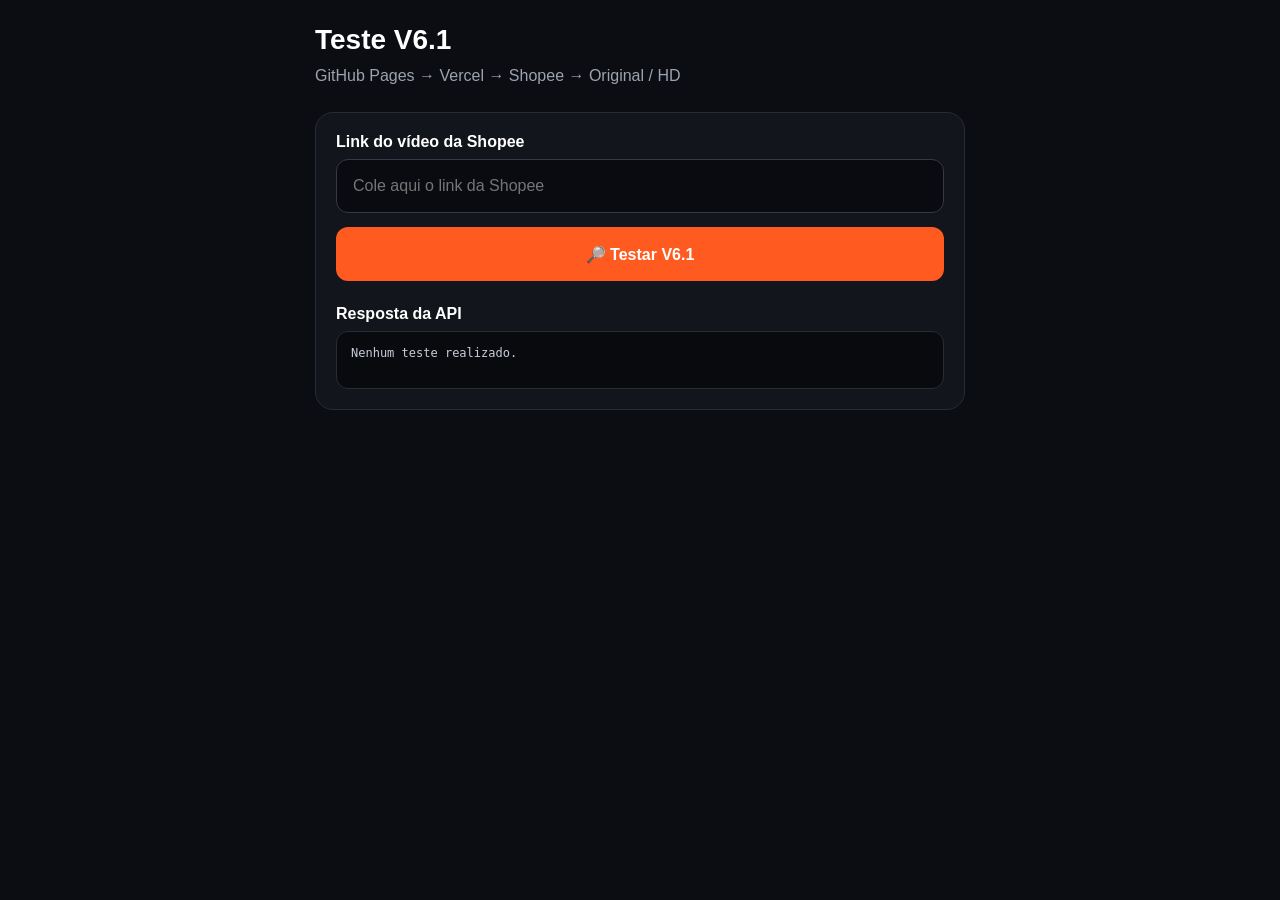
<file: teste-vercel.html>
<!DOCTYPE html>
<html lang="pt-BR">
<head>
  <meta charset="UTF-8" />
  <meta
    name="viewport"
    content="width=device-width, initial-scale=1.0"
  />

  <title>Teste V6.1 - Vercel</title>

  <style>
    * {
      box-sizing: border-box;
    }

    body {
      margin: 0;
      padding: 24px;
      background: #0b0d12;
      color: #ffffff;
      font-family: Arial, Helvetica, sans-serif;
    }

    .container {
      width: 100%;
      max-width: 650px;
      margin: 0 auto;
    }

    h1 {
      margin: 0 0 8px;
      font-size: 28px;
    }

    .subtitle {
      margin: 0 0 24px;
      color: #9ca3af;
      line-height: 1.5;
    }

    .card {
      padding: 20px;
      border: 1px solid #272b35;
      border-radius: 18px;
      background: #12151c;
    }

    label {
      display: block;
      margin-bottom: 8px;
      font-weight: 700;
    }

    input {
      width: 100%;
      min-height: 54px;
      padding: 0 16px;
      border: 1px solid #343945;
      border-radius: 12px;
      outline: none;
      background: #090b10;
      color: #ffffff;
      font-size: 16px;
    }

    input:focus {
      border-color: #ff5a1f;
    }

    button {
      width: 100%;
      min-height: 54px;
      margin-top: 14px;
      border: 0;
      border-radius: 12px;
      background: #ff5a1f;
      color: #ffffff;
      font-size: 16px;
      font-weight: 800;
      cursor: pointer;
    }

    button:disabled {
      opacity: 0.6;
      cursor: wait;
    }

    #status {
      display: none;
      margin-top: 18px;
      padding: 14px;
      border-radius: 12px;
      line-height: 1.5;
    }

    #status.loading {
      display: block;
      border: 1px solid #3b4250;
      background: #171b23;
    }

    #status.success {
      display: block;
      border: 1px solid #16794a;
      background: #0e291d;
      color: #8df0b9;
    }

    #status.error {
      display: block;
      border: 1px solid #8b2c2c;
      background: #2b1111;
      color: #ffaaaa;
    }

    #result {
      display: none;
      margin-top: 20px;
    }

    video {
      display: block;
      width: 100%;
      max-height: 520px;
      border-radius: 14px;
      background: #000000;
    }

    .video-info {
      margin-top: 12px;
      padding: 12px;
      border-radius: 10px;
      background: #0a0c11;
      color: #b7bdc9;
      font-size: 14px;
    }

    .badge {
      display: inline-block;
      margin-bottom: 10px;
      padding: 7px 10px;
      border-radius: 999px;
      background: #183c2b;
      color: #8df0b9;
      font-size: 13px;
      font-weight: 800;
    }

    .open-video {
      display: block;
      margin-top: 14px;
      padding: 15px;
      border-radius: 12px;
      background: #ffffff;
      color: #111111;
      text-align: center;
      text-decoration: none;
      font-weight: 800;
    }

    .json-title {
      margin-top: 24px;
      margin-bottom: 8px;
      font-weight: 800;
    }

    pre {
      overflow-x: auto;
      max-height: 400px;
      margin: 0;
      padding: 14px;
      border: 1px solid #272b35;
      border-radius: 12px;
      background: #080a0e;
      color: #c8ced9;
      font-size: 12px;
      white-space: pre-wrap;
      word-break: break-word;
    }
  </style>
</head>

<body>
  <div class="container">

    <h1>Teste V6.1</h1>

    <p class="subtitle">
      GitHub Pages → Vercel → Shopee → Original / HD
    </p>

    <div class="card">

      <label for="shopeeLink">
        Link do vídeo da Shopee
      </label>

      <input
        id="shopeeLink"
        type="url"
        placeholder="Cole aqui o link da Shopee"
        autocomplete="off"
      />

      <button
        id="testButton"
        type="button"
      >
        🔎 Testar V6.1
      </button>

      <div id="status"></div>

      <div id="result">

        <div class="badge">
          Original / HD encontrado
        </div>

        <video
          id="video"
          controls
          playsinline
          preload="metadata"
        ></video>

        <div
          id="videoInfo"
          class="video-info"
        ></div>

        <a
          id="openVideo"
          class="open-video"
          href="#"
          target="_blank"
          rel="noopener noreferrer"
        >
          Abrir vídeo Original / HD
        </a>

      </div>

      <div class="json-title">
        Resposta da API
      </div>

      <pre id="jsonOutput">
Nenhum teste realizado.
      </pre>

    </div>
  </div>

  <script>
    const API_URL =
      "https://shopee-video-teste.vercel.app/api/shopee-test";

    const shopeeLink =
      document.getElementById("shopeeLink");

    const testButton =
      document.getElementById("testButton");

    const statusBox =
      document.getElementById("status");

    const result =
      document.getElementById("result");

    const video =
      document.getElementById("video");

    const videoInfo =
      document.getElementById("videoInfo");

    const openVideo =
      document.getElementById("openVideo");

    const jsonOutput =
      document.getElementById("jsonOutput");

    function setStatus(type, message) {
      statusBox.className = type;
      statusBox.textContent = message;
    }

    function resetResult() {
      result.style.display = "none";

      video.pause();
      video.removeAttribute("src");
      video.load();

      openVideo.href = "#";

      videoInfo.textContent = "";

      jsonOutput.textContent =
        "Aguardando resposta...";
    }

    async function testarV61() {
      const link =
        shopeeLink.value.trim();

      if (!link) {
        setStatus(
          "error",
          "Cole um link da Shopee primeiro."
        );

        return;
      }

      resetResult();

      testButton.disabled = true;
      testButton.textContent =
        "⏳ Buscando Original / HD...";

      setStatus(
        "loading",
        "Chamando a V6.1 na Vercel..."
      );

      try {
        const response = await fetch(
          API_URL,
          {
            method: "POST",

            headers: {
              "Content-Type":
                "application/json",

              "Accept":
                "application/json"
            },

            body: JSON.stringify({
              url: link
            }),

            cache: "no-store"
          }
        );

        const text =
          await response.text();

        let data;

        try {
          data = JSON.parse(text);
        } catch {
          throw new Error(
            "A Vercel respondeu, mas a resposta não é JSON: " +
            text.slice(0, 300)
          );
        }

        jsonOutput.textContent =
          JSON.stringify(
            data,
            null,
            2
          );

        if (!response.ok) {
          throw new Error(
            data.error ||
            "Erro HTTP " +
            response.status
          );
        }

        if (
          !data.ok ||
          !data.original_found
        ) {
          throw new Error(
            data.error ||
            "Original / HD não encontrado."
          );
        }

        const videoUrl =
          data.original_url ||
          data.mp4 ||
          data.media ||
          data.variants?.[0]?.url;

        if (!videoUrl) {
          throw new Error(
            "A API informou sucesso, mas não devolveu a URL do vídeo."
          );
        }

        video.src = videoUrl;
        video.load();

        openVideo.href =
          videoUrl;

        const variant =
          data.variants?.[0];

        videoInfo.textContent =
          "Versão: " +
          (data.version || "-") +
          " • HTTP do vídeo: " +
          (
            variant?.status ||
            data.verification?.status ||
            "-"
          ) +
          " • Tipo: " +
          (
            variant?.content_type ||
            data.verification?.contentType ||
            "video/mp4"
          );

        result.style.display =
          "block";

        setStatus(
          "success",
          "✅ V6.1 funcionando: Original / HD encontrado."
        );

      } catch (error) {

        setStatus(
          "error",
          "❌ " +
          (
            error?.message ||
            String(error)
          )
        );

      } finally {

        testButton.disabled =
          false;

        testButton.textContent =
          "🔎 Testar V6.1";
      }
    }

    testButton.addEventListener(
      "click",
      testarV61
    );

    shopeeLink.addEventListener(
      "keydown",
      event => {
        if (event.key === "Enter") {
          testarV61();
        }
      }
    );
  </script>
</body>
</html>
</file>
<file: style.css>
/* =====================================================
   SHOPEE RADAR — STYLE.CSS
   RADAR + DOWNLOAD DE VÍDEO
   Mobile First
===================================================== */

* {
  margin: 0;
  padding: 0;
  box-sizing: border-box;
}

:root {
  --bg: #090b10;
  --surface: #10131a;
  --surface-2: #151922;
  --surface-3: #1b202b;
  --border: #252b38;

  --text: #f5f7fb;
  --muted: #9299a8;

  --orange: #ff5a1f;
  --orange-2: #ff7a1a;
  --orange-light: #ff8a4c;

  --green: #32d583;
  --yellow: #ffc857;

  --radius: 16px;
}

html {
  scroll-behavior: smooth;
}

body {
  min-height: 100vh;

  background:
    radial-gradient(
      circle at top right,
      rgba(255, 90, 31, 0.08),
      transparent 30%
    ),
    var(--bg);

  color: var(--text);

  font-family:
    Inter,
    -apple-system,
    BlinkMacSystemFont,
    "Segoe UI",
    Roboto,
    Arial,
    sans-serif;

  padding-bottom: 100px;
}

button,
input,
select {
  font: inherit;
  -webkit-tap-highlight-color: transparent;
}

button {
  cursor: pointer;
}

a {
  color: inherit;
}

[hidden] {
  display: none !important;
}


/* =====================================================
   HEADER
===================================================== */

.topbar {
  min-height: 78px;

  display: flex;
  align-items: center;
  justify-content: space-between;

  padding: 14px 18px;

  position: sticky;
  top: 0;
  z-index: 50;

  background:
    linear-gradient(
      135deg,
      #ff4d1c,
      #ff7a00
    );

  box-shadow:
    0 10px 30px rgba(0, 0, 0, 0.28);
}

.brand {
  display: flex;
  align-items: center;
  gap: 11px;
}

.brand-icon {
  width: 39px;
  height: 39px;

  display: flex;
  align-items: center;
  justify-content: center;

  flex: 0 0 auto;

  border-radius: 12px;

  background: rgba(255, 255, 255, 0.16);

  border:
    1px solid
    rgba(255, 255, 255, 0.25);

  font-size: 20px;
}

.brand h1 {
  font-size: 19px;
  line-height: 1.1;
  font-weight: 800;
  letter-spacing: -0.4px;
}

.status {
  display: flex;
  align-items: center;
  gap: 6px;

  margin-top: 5px;

  font-size: 10px;
  font-weight: 800;
  letter-spacing: 1.2px;

  color: rgba(255, 255, 255, 0.9);
}

.status-dot {
  width: 7px;
  height: 7px;

  border-radius: 50%;

  background: #64ff9d;

  box-shadow:
    0 0 0 4px rgba(100, 255, 157, 0.15),
    0 0 12px rgba(100, 255, 157, 0.7);
}

.topbar-actions {
  display: flex;
  align-items: center;
  gap: 8px;
}

.live-badge {
  padding: 7px 10px;

  border-radius: 999px;

  background: rgba(0, 0, 0, 0.18);

  border:
    1px solid
    rgba(255, 255, 255, 0.22);

  font-size: 10px;
  font-weight: 900;
  letter-spacing: 0.8px;
}

.logout-button {
  padding: 8px 11px;

  border:
    1px solid
    rgba(255, 255, 255, 0.18);

  border-radius: 10px;

  background: rgba(0, 0, 0, 0.18);

  color: #fff;

  font-size: 11px;
  font-weight: 800;
}


/* =====================================================
   CONTAINER
===================================================== */

.container {
  width: 100%;
  max-width: 1050px;

  margin: 0 auto;

  padding: 0 14px;
}


/* =====================================================
   HERO
===================================================== */

.hero {
  padding: 28px 4px 20px;
}

.hero-badge {
  display: inline-flex;

  margin-bottom: 10px;

  padding: 6px 9px;

  border-radius: 7px;

  background: rgba(255, 90, 31, 0.1);

  border:
    1px solid
    rgba(255, 90, 31, 0.18);

  color: var(--orange);

  font-size: 10px;
  font-weight: 900;
  letter-spacing: 1.1px;
}

.hero h2 {
  max-width: 600px;

  font-size: clamp(30px, 8vw, 50px);

  line-height: 0.98;

  letter-spacing: -1.6px;

  font-weight: 900;
}

.hero h2 span {
  color: var(--orange);
}

.hero p {
  max-width: 580px;

  margin-top: 13px;

  color: var(--muted);

  font-size: 14px;
  line-height: 1.55;
}


/* =====================================================
   ESTATÍSTICAS
===================================================== */

.stats-grid {
  display: grid;

  grid-template-columns:
    repeat(3, minmax(0, 1fr));

  gap: 8px;

  margin: 4px 0 20px;
}

.stat-card {
  min-width: 0;
  min-height: 78px;

  display: flex;
  align-items: center;

  gap: 7px;

  padding: 10px 8px;

  border: 1px solid var(--border);

  border-radius: 14px;

  background:
    linear-gradient(
      145deg,
      var(--surface-2),
      var(--surface)
    );
}

.stat-icon {
  flex: 0 0 auto;

  font-size: 18px;
}

.stat-card div {
  min-width: 0;
}

.stat-card small {
  display: block;

  margin-bottom: 4px;

  color: var(--muted);

  font-size: 7px;
  font-weight: 800;
}

.stat-card strong {
  display: block;

  font-size: 19px;
  line-height: 1;

  font-weight: 900;
}


/* =====================================================
   ABAS SUPERIORES
===================================================== */

.tabs {
  display: flex;

  gap: 7px;

  overflow-x: auto;

  margin: 0 -14px;

  padding: 2px 14px 12px;

  scrollbar-width: none;

  -webkit-overflow-scrolling: touch;
}

.tabs::-webkit-scrollbar {
  display: none;
}

.tab {
  flex: 0 0 auto;

  padding: 10px 14px;

  border: 1px solid var(--border);

  border-radius: 999px;

  background: var(--surface);

  color: var(--muted);

  font-size: 12px;

  font-weight: 800;

  white-space: nowrap;
}

.tab.active {
  color: #fff;

  border-color:
    rgba(255, 90, 31, 0.55);

  background:
    linear-gradient(
      135deg,
      rgba(255, 90, 31, 0.28),
      rgba(255, 90, 31, 0.08)
    );
}


/* =====================================================
   ESTRATÉGIA
===================================================== */

.strategy-box {
  display: none;

  margin: 0 0 18px;

  padding: 14px;

  border:
    1px solid
    rgba(255, 90, 31, 0.22);

  border-radius: 14px;

  background:
    rgba(255, 90, 31, 0.06);
}

.strategy-box.active {
  display: block;
}

.strategy-box strong {
  display: block;

  color: var(--orange-2);

  font-size: 14px;
}

.strategy-box p {
  margin-top: 7px;

  color: #a8afbd;

  font-size: 12px;

  line-height: 1.5;
}


/* =====================================================
   PESQUISA + NICHO
===================================================== */

.filters {
  display: grid;

  grid-template-columns:
    minmax(0, 1fr)
    145px;

  gap: 8px;

  margin-bottom: 15px;
}

.search-box {
  min-width: 0;

  height: 48px;

  display: flex;

  align-items: center;

  gap: 8px;

  padding: 0 13px;

  border: 1px solid var(--border);

  border-radius: 13px;

  background: var(--surface);
}

.search-box span {
  color: var(--muted);

  font-size: 21px;
}

.search-box input {
  width: 100%;

  min-width: 0;

  border: 0;

  outline: 0;

  background: transparent;

  color: var(--text);

  font-size: 13px;
}

.search-box input::placeholder {
  color: #686f7d;
}

.filters select {
  width: 100%;

  min-width: 0;

  padding: 0 10px;

  border: 1px solid var(--border);

  border-radius: 13px;

  outline: 0;

  background: var(--surface);

  color: var(--text);

  font-size: 11px;
}


/* =====================================================
   ORDENAÇÃO
===================================================== */

.radar-sort {
  width: 100%;

  margin: 14px 0 20px;

  overflow: hidden;
}

.sort-title {
  display: block;

  margin: 0 0 9px 2px;

  color: #7f8798;

  font-size: 10px;

  font-weight: 800;

  text-transform: uppercase;

  letter-spacing: 1px;
}

.sort-options {
  display: flex;

  flex-wrap: nowrap;

  gap: 7px;

  overflow-x: auto;

  padding: 2px 2px 6px;

  scrollbar-width: none;

  -webkit-overflow-scrolling: touch;
}

.sort-options::-webkit-scrollbar {
  display: none;
}

.sort-btn {
  flex: 0 0 auto;

  appearance: none;

  -webkit-appearance: none;

  padding: 9px 12px;

  border: 1px solid #272d3b;

  border-radius: 12px;

  outline: 0;

  background: #10141e;

  color: #9097a8;

  font-size: 11px;

  line-height: 1;

  font-weight: 700;

  white-space: nowrap;
}

.sort-btn.active {
  color: #fff;

  border-color:
    rgba(255, 90, 31, 0.65);

  background:
    linear-gradient(
      135deg,
      rgba(255, 90, 31, 0.3),
      rgba(255, 90, 31, 0.1)
    );
}


/* =====================================================
   CABEÇALHO DOS RESULTADOS
===================================================== */

.section-heading {
  display: flex;

  justify-content: space-between;

  align-items: flex-end;

  gap: 10px;

  margin-bottom: 13px;
}

.eyebrow {
  display: block;

  margin-bottom: 4px;

  color: var(--orange);

  font-size: 9px;

  font-weight: 900;

  letter-spacing: 1px;
}

.section-heading h3 {
  font-size: 22px;

  line-height: 1.1;

  letter-spacing: -0.7px;
}

.live-indicator {
  flex: 0 0 auto;

  display: flex;

  align-items: center;

  gap: 6px;

  padding-bottom: 3px;

  color: var(--muted);

  font-size: 9px;

  font-weight: 800;
}

.live-indicator span {
  width: 7px;

  height: 7px;

  border-radius: 50%;

  background: var(--green);

  box-shadow:
    0 0 9px
    rgba(50, 213, 131, 0.8);
}


/* =====================================================
   GRID PRINCIPAL
===================================================== */

.products-grid {
  width: 100%;

  display: grid;

  grid-template-columns:
    repeat(2, minmax(0, 1fr));

  gap: 10px;

  align-items: start;
}


/* =====================================================
   CARD PRINCIPAL
===================================================== */

.product-card {
  width: 100%;

  min-width: 0;

  height: auto;

  position: relative;

  overflow: hidden;

  border: 1px solid var(--border);

  border-radius: var(--radius);

  background:
    linear-gradient(
      145deg,
      var(--surface-2),
      var(--surface)
    );

  box-shadow:
    0 8px 25px
    rgba(0, 0, 0, 0.14);
}

.product-card:active {
  transform: scale(0.99);
}


/* =====================================================
   IMAGEM DOS PRODUTOS
===================================================== */

.product-image,
.product-image-wrap img {
  display: block;

  width: 100%;

  height: auto;

  aspect-ratio: 1 / 1;

  object-fit: cover;

  object-position: center;

  background: #fff;
}

.product-image-wrap {
  width: 100%;

  min-width: 0;

  position: relative;

  overflow: hidden;
}


/* =====================================================
   CONTEÚDO PRODUTO
===================================================== */

.product-card-content,
.product-info {
  width: 100%;

  min-width: 0;

  padding: 10px;

  display: flex;

  flex-direction: column;
}


/* =====================================================
   BADGES
===================================================== */

.product-card-top {
  width: 100%;

  display: flex;

  align-items: center;

  justify-content: space-between;

  gap: 5px;

  margin-bottom: 8px;
}

.opportunity-badge,
.product-badge {
  min-width: 0;

  padding: 5px 6px;

  border-radius: 7px;

  background:
    rgba(255, 90, 31, 0.12);

  color: #ff966d;

  font-size: 8px;

  line-height: 1;

  font-weight: 800;

  white-space: nowrap;

  overflow: hidden;

  text-overflow: ellipsis;
}

.score-badge {
  flex-shrink: 0;

  padding: 5px 6px;

  border-radius: 7px;

  background:
    rgba(50, 213, 131, 0.12);

  color: var(--green);

  font-size: 9px;

  font-weight: 900;
}


/* =====================================================
   NOME
===================================================== */

.product-name {
  display: -webkit-box;

  -webkit-box-orient: vertical;

  -webkit-line-clamp: 2;

  line-clamp: 2;

  width: 100%;

  height: 36px;

  min-height: 36px;

  max-height: 36px;

  margin: 0 0 6px;

  overflow: hidden;

  text-overflow: ellipsis;

  overflow-wrap: anywhere;

  font-size: 13px;

  line-height: 18px;

  font-weight: 800;
}


/* =====================================================
   LOJA
===================================================== */

.product-shop {
  display: block;

  width: 100%;

  height: 18px;

  min-height: 18px;

  margin: 0 0 8px;

  color: #9ca3b2;

  font-size: 9px;

  line-height: 18px;

  white-space: nowrap;

  overflow: hidden;

  text-overflow: ellipsis;
}


/* =====================================================
   MÉTRICAS DOS PRODUTOS
===================================================== */

.product-stats,
.radar-mini-grid {
  width: 100%;

  display: grid;

  grid-template-columns:
    repeat(2, minmax(0, 1fr));

  gap: 5px;

  margin: 0;
}

.product-stat,
.radar-mini-box {
  min-width: 0;

  padding: 7px;

  border-radius: 9px;

  background: #0b0e14;

  border:
    1px solid
    rgba(255, 255, 255, 0.025);
}

.product-stat span,
.radar-mini-box small {
  display: block;

  margin: 0 0 3px;

  color: #747c8c;

  font-size: 7px;

  line-height: 1;

  font-weight: 800;

  white-space: nowrap;

  overflow: hidden;

  text-overflow: ellipsis;
}

.product-stat strong,
.radar-mini-box strong {
  display: block;

  margin: 0;

  color: var(--text);

  font-size: 11px;

  line-height: 1.2;

  font-weight: 900;

  white-space: nowrap;

  overflow: hidden;

  text-overflow: ellipsis;
}


/* =====================================================
   RODAPÉ DOS PRODUTOS
===================================================== */

.product-footer {
  width: 100%;

  display: flex;

  justify-content: space-between;

  align-items: flex-end;

  gap: 6px;

  margin-top: 9px;

  padding-top: 9px;

  border-top:
    1px solid
    var(--border);
}

.product-footer > div {
  min-width: 0;
}

.product-footer small {
  display: block;

  margin-bottom: 3px;

  color: #7f8796;

  font-size: 6.5px;

  line-height: 1;

  font-weight: 800;

  white-space: nowrap;
}

.product-footer strong {
  display: block;

  margin: 0;

  font-size: 12px;

  line-height: 1.1;

  font-weight: 900;
}

.product-price {
  flex: 1;

  text-align: right;
}


/* =====================================================
   FAVORITO ANTIGO
===================================================== */

.favorite-btn {
  position: absolute;

  top: 8px;
  right: 8px;

  z-index: 4;

  width: 30px;
  height: 30px;

  display: flex;

  align-items: center;

  justify-content: center;

  border:
    1px solid
    rgba(255, 255, 255, 0.12);

  border-radius: 9px;

  background:
    rgba(8, 10, 15, 0.82);

  color: #fff;

  font-size: 18px;
}


/* =====================================================
   PACKS
===================================================== */

.pack-card {
  width: 100%;

  min-width: 0;

  height: auto !important;

  overflow: hidden;

  border: 1px solid #252b38;

  border-radius: 15px;

  background:
    linear-gradient(
      145deg,
      #151922,
      #0f1219
    );
}


/* =====================================================
   CAPA DO PACK
===================================================== */

.pack-media {
  width: 100%;

  aspect-ratio: 16 / 10;

  position: relative;

  overflow: hidden;

  display: flex;

  align-items: center;

  justify-content: center;

  background:
    radial-gradient(
      circle at 50% 30%,
      #202633,
      #0b0e14 72%
    );
}

.pack-media img {
  display: block;

  width: 100%;

  height: 100%;

  object-fit: cover;

  object-position: center;
}

.pack-placeholder {
  width: 100%;

  height: 100%;

  display: flex;

  flex-direction: column;

  align-items: center;

  justify-content: center;

  gap: 6px;

  color: #9ba3b2;
}

.pack-placeholder-icon {
  font-size: 34px;

  line-height: 1;
}

.pack-placeholder span:last-child {
  font-size: 8px;

  font-weight: 900;

  letter-spacing: 0.8px;
}


/* =====================================================
   BADGE PACK
===================================================== */

.pack-badge {
  position: absolute;

  top: 8px;
  left: 8px;

  z-index: 3;

  max-width: calc(100% - 16px);

  padding: 5px 7px;

  border-radius: 7px;

  background:
    rgba(8, 10, 15, 0.86);

  border:
    1px solid
    rgba(255, 255, 255, 0.08);

  color: #fff;

  font-size: 7px;

  font-weight: 900;

  letter-spacing: 0.5px;

  white-space: nowrap;

  overflow: hidden;

  text-overflow: ellipsis;
}


/* =====================================================
   CONTEÚDO PACK
===================================================== */

.pack-content {
  width: 100%;

  min-width: 0;

  padding: 10px;
}

.pack-label {
  display: flex;

  align-items: center;

  gap: 5px;

  margin-bottom: 6px;

  color: var(--orange);

  font-size: 8px;

  font-weight: 900;

  line-height: 1.2;

  text-transform: uppercase;

  letter-spacing: 0.4px;
}

.pack-title {
  display: -webkit-box;

  -webkit-box-orient: vertical;

  -webkit-line-clamp: 2;

  line-clamp: 2;

  width: 100%;

  height: 36px;

  min-height: 36px;

  max-height: 36px;

  margin: 0 0 6px;

  overflow: hidden;

  color: #fff;

  font-size: 13px;

  line-height: 18px;

  font-weight: 900;

  overflow-wrap: anywhere;
}

.pack-channel {
  width: 100%;

  height: 17px;

  margin-bottom: 9px;

  color: #8f97a6;

  font-size: 9px;

  line-height: 17px;

  white-space: nowrap;

  overflow: hidden;

  text-overflow: ellipsis;
}


/* =====================================================
   INFORMAÇÕES DO PACK
===================================================== */

.pack-info-grid {
  width: 100%;

  display: grid;

  grid-template-columns:
    repeat(2, minmax(0, 1fr));

  gap: 5px;

  margin-bottom: 9px;
}

.pack-info {
  min-width: 0;

  padding: 7px 6px;

  border-radius: 9px;

  background: #0a0d13;

  border:
    1px solid
    rgba(255, 255, 255, 0.025);
}

.pack-info small {
  display: block;

  color: #747c8c;

  font-size: 6.5px;

  font-weight: 800;

  line-height: 1.1;

  white-space: nowrap;

  overflow: hidden;

  text-overflow: ellipsis;
}

.pack-info strong {
  display: block;

  margin-top: 4px;

  color: #f5f7fb;

  font-size: 10px;

  line-height: 1.15;

  font-weight: 900;

  white-space: nowrap;

  overflow: hidden;

  text-overflow: ellipsis;
}


/* =====================================================
   BOTÕES DO PACK
===================================================== */

.pack-actions {
  width: 100%;

  display: grid;

  grid-template-columns: 1fr;

  gap: 6px;
}

.pack-button {
  width: 100%;

  min-height: 34px;

  display: flex;

  align-items: center;

  justify-content: center;

  padding: 8px 7px;

  border: 0;

  border-radius: 9px;

  text-decoration: none;

  text-align: center;

  font-size: 9px;

  line-height: 1.1;

  font-weight: 900;
}

.pack-button-primary {
  background:
    linear-gradient(
      135deg,
      #ff4d1c,
      #ff6c2c
    );

  color: #fff;
}

.pack-button-secondary {
  background: #11151e;

  color: #fff;

  border:
    1px solid
    rgba(255, 255, 255, 0.09);
}

.pack-button:active {
  transform: scale(0.98);
}

.pack-button-disabled {
  background: #161a23;

  color: #666e7c;

  pointer-events: none;
}


/* =====================================================
   NOVA ÁREA — BAIXAR VÍDEO
===================================================== */

.video-downloader-page {
  width: 100%;

  min-height:
    calc(100vh - 78px);

  padding:
    0 14px 45px;
}

.video-downloader-container {
  width: 100%;

  max-width: 620px;

  margin: 0 auto;
}


/* =====================================================
   HERO DO DOWNLOAD
===================================================== */

.video-downloader-hero {
  padding:
    28px 3px 22px;
}

.video-downloader-icon {
  width: 48px;
  height: 48px;

  display: flex;

  align-items: center;

  justify-content: center;

  margin-bottom: 14px;

  border-radius: 15px;

  background:
    linear-gradient(
      135deg,
      rgba(255, 90, 31, 0.26),
      rgba(255, 122, 26, 0.08)
    );

  border:
    1px solid
    rgba(255, 90, 31, 0.25);

  font-size: 23px;
}

.video-downloader-eyebrow {
  display: block;

  margin-bottom: 7px;

  color: var(--orange);

  font-size: 9px;

  font-weight: 900;

  letter-spacing: 1.1px;
}

.video-downloader-hero h2 {
  max-width: 500px;

  font-size:
    clamp(
      31px,
      9vw,
      48px
    );

  line-height: 1;

  letter-spacing: -1.5px;

  font-weight: 900;
}

.video-downloader-hero h2 span {
  color: var(--orange);
}

.video-downloader-hero p {
  max-width: 500px;

  margin-top: 12px;

  color: var(--muted);

  font-size: 13px;

  line-height: 1.55;
}


/* =====================================================
   CARD DA FERRAMENTA
===================================================== */

.video-tool-card {
  width: 100%;

  margin-bottom: 12px;

  padding: 15px;

  border:
    1px solid
    var(--border);

  border-radius: 17px;

  background:
    linear-gradient(
      145deg,
      #151922,
      #0f1219
    );

  box-shadow:
    0 10px 30px
    rgba(0, 0, 0, 0.12);
}

.video-tool-heading {
  display: flex;

  align-items: center;

  gap: 10px;

  margin-bottom: 13px;
}

.video-tool-number {
  width: 30px;
  height: 30px;

  flex: 0 0 auto;

  display: flex;

  align-items: center;

  justify-content: center;

  border-radius: 9px;

  background:
    rgba(255, 90, 31, 0.12);

  border:
    1px solid
    rgba(255, 90, 31, 0.18);

  color: var(--orange-2);

  font-size: 12px;

  font-weight: 900;
}

.video-tool-heading > div {
  min-width: 0;
}

.video-tool-heading strong {
  display: block;

  color: #fff;

  font-size: 13px;

  line-height: 1.2;

  font-weight: 900;
}

.video-tool-heading small {
  display: block;

  margin-top: 3px;

  color: #7f8796;

  font-size: 9px;

  line-height: 1.2;
}


/* =====================================================
   INPUT DO LINK
===================================================== */

.video-link-box {
  width: 100%;

  min-height: 50px;

  display: flex;

  align-items: center;

  gap: 9px;

  padding:
    0 13px;

  border:
    1px solid
    #2a303d;

  border-radius: 12px;

  background: #090c12;
}

.video-link-box:focus-within {
  border-color:
    rgba(255, 90, 31, 0.7);

  box-shadow:
    0 0 0 3px
    rgba(255, 90, 31, 0.07);
}

.video-link-box > span {
  flex: 0 0 auto;

  font-size: 16px;
}

.video-link-box input {
  width: 100%;

  min-width: 0;

  height: 48px;

  border: 0;

  outline: 0;

  background: transparent;

  color: #fff;

  font-size: 12px;
}

.video-link-box input::placeholder {
  color: #606775;
}


/* =====================================================
   BOTÕES DA FERRAMENTA
===================================================== */

.video-action-button {
  width: 100%;

  min-height: 48px;

  display: flex;

  align-items: center;

  justify-content: center;

  gap: 7px;

  margin-top: 10px;

  padding: 12px;

  border: 0;

  border-radius: 12px;

  font-size: 12px;

  font-weight: 900;

  transition:
    transform 0.12s ease,
    opacity 0.12s ease;
}

.video-action-button:active {
  transform: scale(0.985);
}

.video-action-button:disabled {
  cursor: default;

  opacity: 0.55;
}

.video-find-button {
  background:
    linear-gradient(
      135deg,
      #ff4d1c,
      #ff6f24
    );

  color: #fff;

  box-shadow:
    0 8px 20px
    rgba(255, 90, 31, 0.14);
}


/* =====================================================
   STATUS
===================================================== */

.video-download-status {
  margin-top: 11px;

  padding: 11px 12px;

  border:
    1px solid
    #282e3b;

  border-radius: 11px;

  background: #0b0e14;

  color: #a7aebb;

  font-size: 11px;

  line-height: 1.45;
}

.video-download-status.success {
  color: #86e8b6;

  border-color:
    rgba(50, 213, 131, 0.25);

  background:
    rgba(50, 213, 131, 0.06);
}

.video-download-status.error {
  color: #ff9d8c;

  border-color:
    rgba(255, 90, 31, 0.28);

  background:
    rgba(255, 90, 31, 0.06);
}


/* =====================================================
   RESULTADO DO VÍDEO
===================================================== */

.video-result-card {
  margin-top: 12px;
}

.video-preview-box {
  width: 100%;

  overflow: hidden;

  border:
    1px solid
    #272d39;

  border-radius: 14px;

  background: #000;
}

.video-preview-box video {
  display: block;

  width: 100%;

  max-height: 520px;

  aspect-ratio: 9 / 16;

  object-fit: contain;

  background: #000;
}


/* =====================================================
   QUALIDADE
===================================================== */

.video-quality-row {
  display: flex;

  align-items: center;

  justify-content: space-between;

  gap: 10px;

  margin-top: 10px;
}

.video-quality-badge {
  display: inline-flex;

  align-items: center;

  gap: 5px;

  padding: 7px 9px;

  border-radius: 9px;

  background:
    rgba(50, 213, 131, 0.08);

  border:
    1px solid
    rgba(50, 213, 131, 0.18);

  color: #7ee3ae;

  font-size: 9px;

  font-weight: 900;
}

.video-ready-text {
  color: #737b89;

  font-size: 8px;

  font-weight: 900;

  letter-spacing: 0.8px;
}


/* =====================================================
   LIMPEZA DE METADADOS
===================================================== */

.video-clean-section {
  margin-top: 15px;

  padding-top: 15px;

  border-top:
    1px solid
    var(--border);
}

.video-clean-button {
  background:
    linear-gradient(
      135deg,
      #ff8544,
      #ff9b64
    );

  color: #17100c;

  box-shadow:
    0 8px 20px
    rgba(255, 133, 68, 0.12);
}


/* =====================================================
   PROCESSANDO LIMPEZA
===================================================== */

.metadata-clean-progress {
  min-height: 66px;

  display: flex;

  align-items: center;

  gap: 12px;

  margin-top: 10px;

  padding: 12px;

  border:
    1px solid
    rgba(255, 138, 76, 0.2);

  border-radius: 12px;

  background:
    rgba(255, 138, 76, 0.05);
}

.metadata-clean-spinner {
  width: 27px;
  height: 27px;

  flex: 0 0 auto;

  border:
    3px solid
    rgba(255, 138, 76, 0.18);

  border-top-color:
    var(--orange-light);

  border-radius: 50%;

  animation:
    spin 0.8s
    linear infinite;
}

.metadata-clean-progress strong {
  display: block;

  color: #fff;

  font-size: 11px;

  font-weight: 900;
}

.metadata-clean-progress span {
  display: block;

  margin-top: 3px;

  color: #8e96a5;

  font-size: 9px;
}


/* =====================================================
   LIMPEZA CONCLUÍDA
===================================================== */

.metadata-clean-success {
  min-height: 65px;

  display: flex;

  align-items: center;

  gap: 10px;

  margin-top: 10px;

  padding: 12px;

  border:
    1px solid
    rgba(50, 213, 131, 0.23);

  border-radius: 12px;

  background:
    rgba(50, 213, 131, 0.06);
}

.metadata-clean-success > span {
  width: 30px;
  height: 30px;

  flex: 0 0 auto;

  display: flex;

  align-items: center;

  justify-content: center;

  border-radius: 50%;

  background:
    rgba(50, 213, 131, 0.14);

  color: var(--green);

  font-size: 15px;

  font-weight: 900;
}

.metadata-clean-success strong {
  display: block;

  color: #8ae7b8;

  font-size: 11px;

  font-weight: 900;
}

.metadata-clean-success small {
  display: block;

  margin-top: 3px;

  color: #7e8795;

  font-size: 9px;
}


/* =====================================================
   BOTÃO DOWNLOAD FINAL
===================================================== */

.video-download-button {
  background:
    linear-gradient(
      135deg,
      #ff8544,
      #ffa06b
    );

  color: #17100c;

  box-shadow:
    0 8px 22px
    rgba(255, 133, 68, 0.17);
}


/* =====================================================
   INFORMAÇÃO DE PRIVACIDADE
===================================================== */

.video-local-info {
  display: flex;

  align-items: flex-start;

  gap: 9px;

  margin-top: 12px;

  padding: 12px;

  border:
    1px solid
    rgba(255, 255, 255, 0.05);

  border-radius: 12px;

  background:
    rgba(255, 255, 255, 0.018);
}

.video-local-info > span {
  flex: 0 0 auto;

  font-size: 13px;
}

.video-local-info p {
  color: #747c8b;

  font-size: 9px;

  line-height: 1.5;
}


/* =====================================================
   LOADING
===================================================== */

.loading {
  grid-column: 1 / -1;

  min-height: 180px;

  display: flex;

  flex-direction: column;

  align-items: center;

  justify-content: center;

  gap: 13px;

  color: var(--muted);
}

.loader {
  width: 34px;

  height: 34px;

  border: 3px solid var(--border);

  border-top-color: var(--orange);

  border-radius: 50%;

  animation:
    spin 0.8s
    linear infinite;
}

@keyframes spin {
  to {
    transform: rotate(360deg);
  }
}

.infinite-loader {
  padding: 25px 10px;

  text-align: center;

  color: var(--muted);
}

.infinite-loader .loader {
  margin: 0 auto 10px;
}


/* =====================================================
   SEM RESULTADOS
===================================================== */

.empty-state {
  padding: 45px 20px;

  text-align: center;

  color: var(--muted);
}

.empty-state div {
  margin-bottom: 10px;

  font-size: 34px;
}

.empty-state h3 {
  margin-bottom: 5px;

  color: var(--text);
}


/* =====================================================
   MENU INFERIOR NOVO
===================================================== */

.bottom-nav {
  position: fixed;

  left: 50%;
  bottom: 0;

  z-index: 60;

  width: 100%;

  max-width: 1050px;

  transform:
    translateX(-50%);

  overflow: hidden;

  border-top:
    1px solid
    var(--border);

  background:
    rgba(12, 15, 21, 0.97);

  backdrop-filter:
    blur(16px);

  -webkit-backdrop-filter:
    blur(16px);
}

.bottom-nav-scroll {
  width: 100%;

  display: flex;

  align-items: stretch;

  gap: 0;

  overflow-x: auto;

  overscroll-behavior-x:
    contain;

  scroll-snap-type:
    x proximity;

  scrollbar-width: none;

  -webkit-overflow-scrolling:
    touch;

  padding:
    8px 0
    calc(
      8px +
      env(safe-area-inset-bottom)
    );
}

.bottom-nav-scroll::-webkit-scrollbar {
  display: none;
}

.bottom-item {
  /*
     4,35 itens cabem na tela.
     Assim uma parte do botão
     "Baixar vídeo" fica visível.
  */

  flex:
    0 0
    calc(100% / 4.35);

  min-width:
    calc(100% / 4.35);

  min-height: 52px;

  display: flex;

  flex-direction: column;

  align-items: center;

  justify-content: center;

  gap: 3px;

  scroll-snap-align: start;

  padding: 4px 3px;

  border: 0;

  background: transparent;

  color: #727a89;

  font-size: 9px;

  line-height: 1.1;

  font-weight: 700;

  white-space: nowrap;
}

.bottom-item span {
  font-size: 18px;

  line-height: 1;
}

.bottom-item.active {
  color: var(--orange);
}

.bottom-download-item {
  padding-right: 8px;
}


/* =====================================================
   MODAL
===================================================== */

.modal {
  position: fixed;

  inset: 0;

  z-index: 100;
}

.modal[hidden] {
  display: none;
}

.modal-overlay {
  position: absolute;

  inset: 0;

  background:
    rgba(0, 0, 0, 0.72);

  backdrop-filter:
    blur(4px);
}

.modal-content {
  position: absolute;

  left: 0;
  right: 0;
  bottom: 0;

  max-height: 85vh;

  overflow-y: auto;

  padding:
    22px 16px 28px;

  border-radius:
    24px 24px 0 0;

  background:
    var(--surface-2);

  border-top:
    1px solid
    var(--border);

  animation:
    modalUp 0.22s ease;
}

@keyframes modalUp {
  from {
    transform:
      translateY(100%);
  }

  to {
    transform:
      translateY(0);
  }
}

.modal-close {
  position: absolute;

  top: 12px;
  right: 14px;

  z-index: 3;

  width: 35px;
  height: 35px;

  border:
    1px solid
    var(--border);

  border-radius: 50%;

  background:
    var(--surface-3);

  color: #fff;

  font-size: 22px;
}


/* =====================================================
   MODAL DO PACK
===================================================== */

.pack-modal-header {
  padding-right: 45px;
}

.pack-modal-header h2 {
  font-size: 22px;

  line-height: 1.15;
}

.pack-modal-source {
  margin-top: 6px;

  color: var(--muted);

  font-size: 12px;
}

.pack-modal-box {
  margin-top: 16px;

  padding: 14px;

  border-radius: 12px;

  background: #0d1017;

  border:
    1px solid
    var(--border);
}

.pack-modal-box strong {
  color: var(--orange-2);
}

.pack-modal-box p {
  margin-top: 8px;

  color: #aeb4c0;

  font-size: 12px;

  line-height: 1.5;
}

.pack-modal-actions {
  display: grid;

  grid-template-columns: 1fr;

  gap: 8px;

  margin-top: 14px;
}

.pack-modal-actions a {
  display: flex;

  align-items: center;

  justify-content: center;

  min-height: 46px;

  padding: 12px;

  border-radius: 10px;

  text-decoration: none;

  font-size: 12px;

  font-weight: 900;
}


/* =====================================================
   GANHO ESTIMADO DOS PRODUTOS
===================================================== */

.product-card-content
> div:last-child:not(.product-footer):not(.product-stats):not(.product-card-top) {
  margin-top: 8px;

  padding: 7px 8px;

  border-radius: 8px;

  background:
    rgba(255, 184, 77, 0.06);

  color: #aeb4c0;

  font-size: 9px;

  line-height: 1.25;

  overflow-wrap: anywhere;
}

.product-card-content
> div:last-child
strong {
  color: #f4f6fa;

  font-size: 10px;

  font-weight: 900;
}


/* =====================================================
   CELULAR MUITO PEQUENO
===================================================== */

@media (max-width: 370px) {

  .container {
    padding-left: 9px;
    padding-right: 9px;
  }

  .products-grid {
    gap: 7px;
  }

  .product-card-content,
  .product-info,
  .pack-content {
    padding: 8px;
  }

  .product-name,
  .pack-title {
    font-size: 11px;

    line-height: 16px;

    height: 32px;

    min-height: 32px;

    max-height: 32px;
  }

  .product-stat,
  .radar-mini-box,
  .pack-info {
    padding: 6px 4px;
  }

  .product-stat strong,
  .radar-mini-box strong,
  .pack-info strong {
    font-size: 9px;
  }

  .filters {
    grid-template-columns:
      minmax(0, 1fr)
      125px;
  }

  .pack-placeholder-icon {
    font-size: 29px;
  }

  .video-downloader-page {
    padding-left: 10px;
    padding-right: 10px;
  }

  .video-tool-card {
    padding: 12px;
  }

}


/* =====================================================
   TABLET
===================================================== */

@media (min-width: 600px) {

  .container {
    padding-left: 20px;
    padding-right: 20px;
  }

  .tabs {
    margin-left: 0;
    margin-right: 0;

    padding-left: 0;
    padding-right: 0;
  }

  .products-grid {
    grid-template-columns:
      repeat(3, minmax(0, 1fr));

    gap: 12px;
  }

  .product-name,
  .pack-title {
    font-size: 14px;
  }

  .product-shop,
  .pack-channel {
    font-size: 10px;
  }

  .product-stat strong,
  .radar-mini-box strong {
    font-size: 12px;
  }

  .video-downloader-page {
    padding-left: 20px;
    padding-right: 20px;
  }

}


/* =====================================================
   COMPUTADOR
===================================================== */

@media (min-width: 900px) {

  body {
    padding-bottom: 120px;
  }

  .hero {
    padding-top: 45px;
  }

  .products-grid {
    grid-template-columns:
      repeat(4, minmax(0, 1fr));

    gap: 14px;
  }

  .bottom-nav {
  display: block;

  width: calc(100% - 40px);
  max-width: 900px;

  left: 50%;
  bottom: 18px;

  transform: translateX(-50%);

  border: 1px solid var(--border);
  border-radius: 18px;

  overflow: hidden;

  box-shadow:
    0 14px 40px
    rgba(0, 0, 0, 0.35);
}

.bottom-nav-scroll {
  width: 100%;

  display: grid;

  grid-template-columns:
    repeat(5, minmax(0, 1fr));

  overflow: hidden;

  padding: 8px;
}

.bottom-item {
  width: 100%;
  min-width: 0;

  flex: none;

  min-height: 58px;

  border-radius: 12px;

  font-size: 11px;

  transition:
    background 0.15s ease,
    color 0.15s ease;
}

.bottom-item span {
  font-size: 20px;
}

.bottom-item:hover {
  color: #fff;

  background:
    rgba(255, 255, 255, 0.04);
}

.bottom-item.active {
  color: var(--orange);

  background:
    rgba(255, 90, 31, 0.08);
}

.bottom-download-item {
  padding-right: 3px;
}

  .video-downloader-hero {
    padding-top: 45px;
  }

  }
</file>
